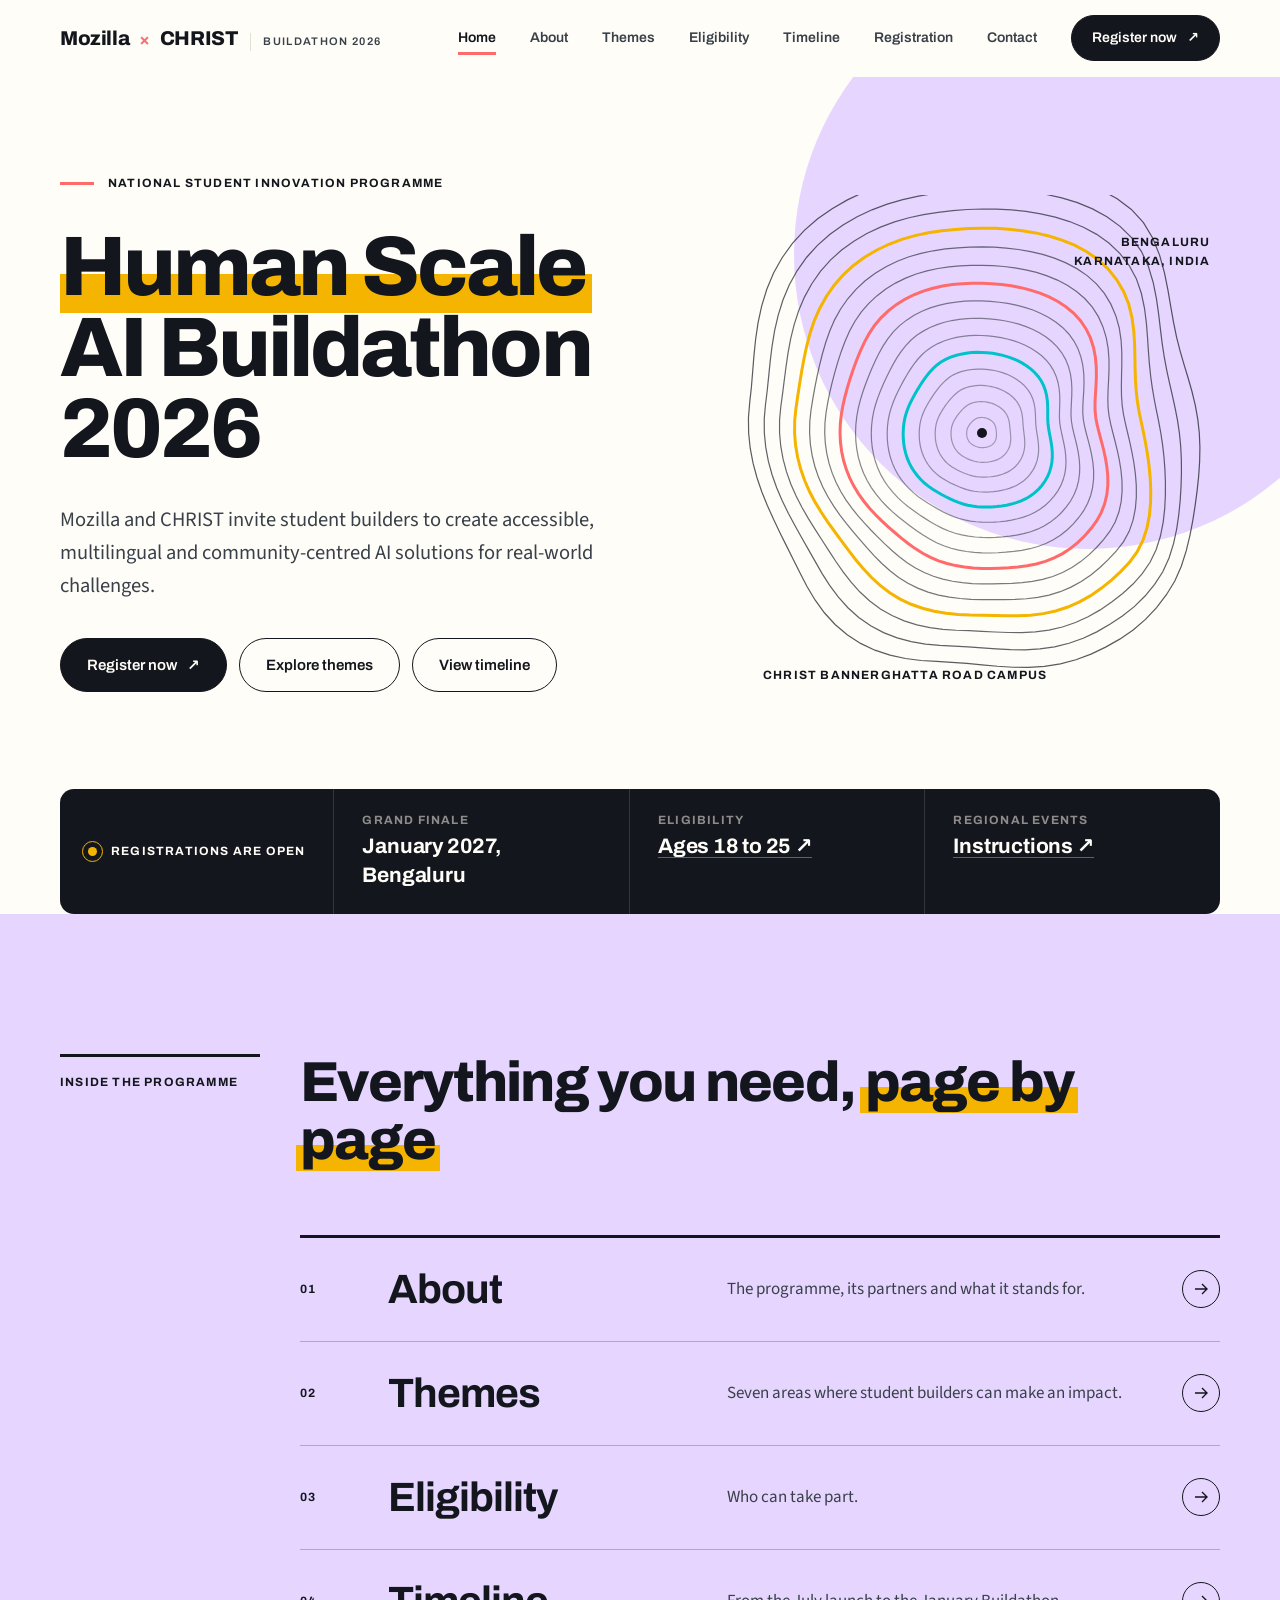
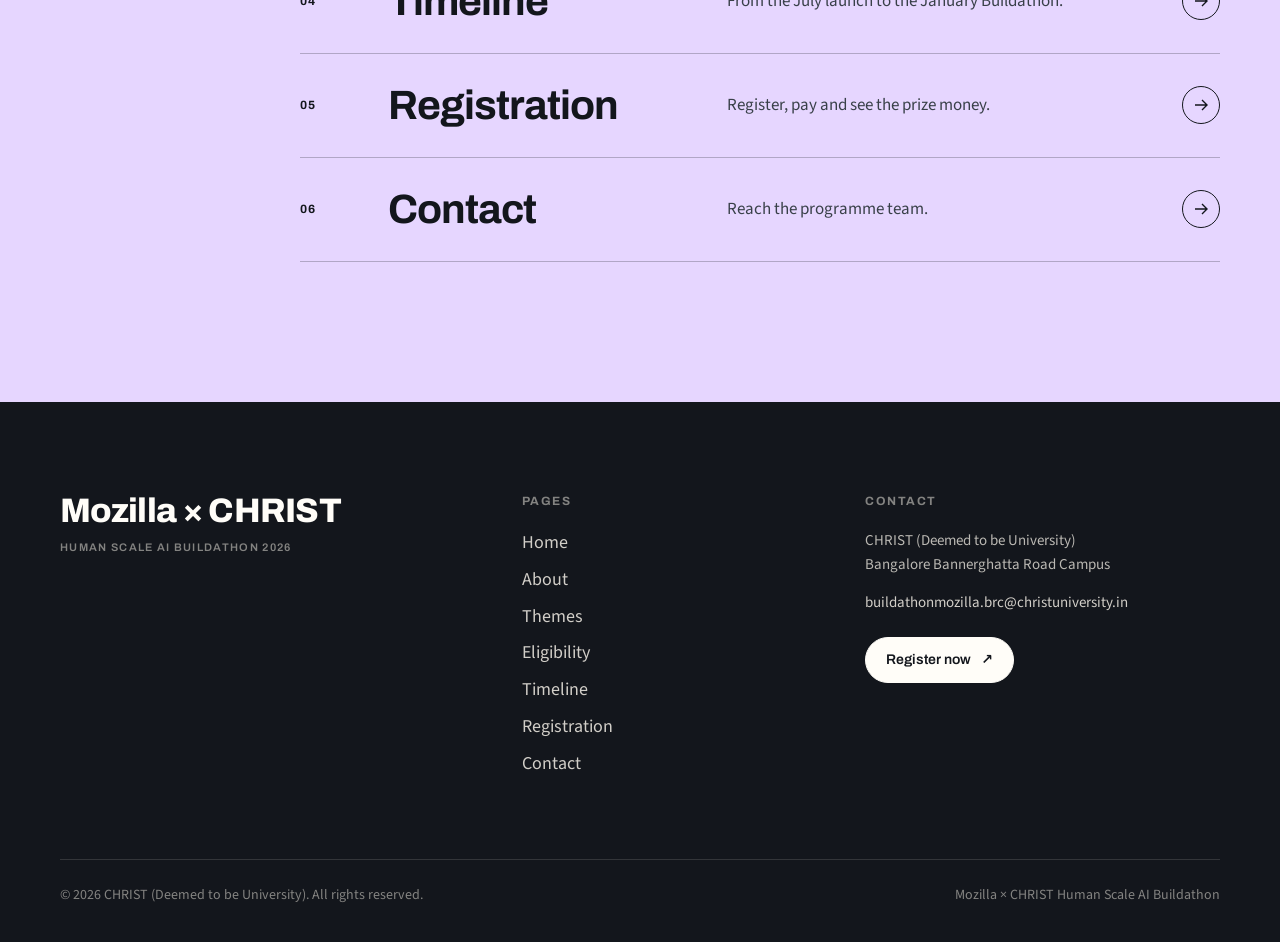
<file: index.html>
<!DOCTYPE html><html lang="en"><head><meta charset="utf-8"><meta name="viewport" content="width=device-width, initial-scale=1"><title>Home | Mozilla CHRIST Human Scale AI Buildathon 2026</title><meta name="description" content="A national student innovation programme building accessible, multilingual and community-centred AI solutions for real-world challenges."><link rel="preconnect" href="https://fonts.googleapis.com"><link rel="preconnect" href="https://fonts.gstatic.com" crossorigin><link href="https://fonts.googleapis.com/css2?family=Archivo:wght@400;500;600;700;800&family=Source+Sans+3:wght@400;500;600&display=swap" rel="stylesheet"><link rel="stylesheet" href="style.css"></head><body class="nojs"><div id="progress"></div><header id="hd"><div class="wrap bar"><a href="index.html" class="brand" aria-label="Mozilla CHRIST Human Scale AI Buildathon 2026">Mozilla <i>&times;</i> CHRIST<small>Buildathon 2026</small></a><button class="menu" id="menu" aria-expanded="false" aria-controls="nav">Menu</button><nav id="nav"><a class="l on" href="index.html">Home</a><a class="l" href="about.html">About</a><a class="l" href="themes.html">Themes</a><a class="l" href="eligibility.html">Eligibility</a><a class="l" href="timeline.html">Timeline</a><a class="l" href="registration.html">Registration</a><a class="l" href="contact.html">Contact</a><a class="btn sm" href="registration.html" data-register>Register now <span class="ar">&#8599;</span></a></nav></div></header><main><section class="hero" id="home">
  <div class="wrap">
    <div class="hero-grid">
      <div>
        <div class="eyebrow mono">National Student Innovation Programme</div>
        <h1><span class="line"><span><em>Human Scale</em></span></span><span class="line"><span>AI Buildathon</span></span><span class="line"><span>2026</span></span></h1>
        <p class="lede" data-reveal style="--d:.5s">Mozilla and CHRIST invite student builders to create accessible, multilingual and community-centred AI solutions for real-world challenges.</p>
        <div class="cta" data-reveal style="--d:.65s">
          <a class="btn" href="registration.html" data-register>Register now <span class="ar">&#8599;</span></a>
          <a class="btn ghost" href="themes.html">Explore themes</a>
          <a class="btn ghost" href="timeline.html">View timeline</a>
        </div>
      </div>
      <div class="art" aria-hidden="true">
        <canvas id="contours"></canvas>
        <span class="tag mono t1">CHRIST Bannerghatta Road Campus</span>
        <span class="tag mono t2">Bengaluru<br>Karnataka, India</span>
      </div>
    </div>
    <div class="status" data-reveal style="--d:.8s">
      <div><span class="pulse"></span><span class="mono">Registrations are open</span></div>
      <div><span class="k mono">Grand finale</span><span class="v">January 2027, Bengaluru</span></div>
      <div><span class="k mono">Eligibility</span><a class="v" href="eligibility.html">Ages 18 to 25 &#8599;</a></div>
      <div><span class="k mono">Regional events</span><a class="v" href="timeline.html">Instructions &#8599;</a></div>
    </div>
  </div>
</section><section class="sec" id="home-index"><div class="wrap"><div class="sec-head"><div class="mono n">Inside the programme</div><h2 data-reveal>Everything you need, <em>page by page</em></h2></div><div class="themes"><a class="theme" href="about.html" data-reveal><span class="i">01</span><h3>About</h3><p>The programme, its partners and what it stands for.</p><span class="go"><svg viewBox="0 0 14 14" fill="none" stroke="currentColor" stroke-width="1.4"><path d="M1 7h12M8 2l5 5-5 5"/></svg></span></a><a class="theme" href="themes.html" data-reveal><span class="i">02</span><h3>Themes</h3><p>Seven areas where student builders can make an impact.</p><span class="go"><svg viewBox="0 0 14 14" fill="none" stroke="currentColor" stroke-width="1.4"><path d="M1 7h12M8 2l5 5-5 5"/></svg></span></a><a class="theme" href="eligibility.html" data-reveal><span class="i">03</span><h3>Eligibility</h3><p>Who can take part.</p><span class="go"><svg viewBox="0 0 14 14" fill="none" stroke="currentColor" stroke-width="1.4"><path d="M1 7h12M8 2l5 5-5 5"/></svg></span></a><a class="theme" href="timeline.html" data-reveal><span class="i">04</span><h3>Timeline</h3><p>From the July launch to the January Buildathon.</p><span class="go"><svg viewBox="0 0 14 14" fill="none" stroke="currentColor" stroke-width="1.4"><path d="M1 7h12M8 2l5 5-5 5"/></svg></span></a><a class="theme" href="registration.html" data-reveal><span class="i">05</span><h3>Registration</h3><p>Register, pay and see the prize money.</p><span class="go"><svg viewBox="0 0 14 14" fill="none" stroke="currentColor" stroke-width="1.4"><path d="M1 7h12M8 2l5 5-5 5"/></svg></span></a><a class="theme" href="contact.html" data-reveal><span class="i">06</span><h3>Contact</h3><p>Reach the programme team.</p><span class="go"><svg viewBox="0 0 14 14" fill="none" stroke="currentColor" stroke-width="1.4"><path d="M1 7h12M8 2l5 5-5 5"/></svg></span></a></div></div></section></main><footer><div class="wrap"><div class="foot"><div><div class="brand">Mozilla &times; CHRIST<small>Human Scale AI Buildathon 2026</small></div></div>
<div><h4>Pages</h4><ul><li><a href="index.html">Home</a></li><li><a href="about.html">About</a></li><li><a href="themes.html">Themes</a></li><li><a href="eligibility.html">Eligibility</a></li><li><a href="timeline.html">Timeline</a></li><li><a href="registration.html">Registration</a></li><li><a href="contact.html">Contact</a></li></ul></div>
<div><h4>Contact</h4><p>CHRIST (Deemed to be University)<br>Bangalore Bannerghatta Road Campus</p><p><a href="mailto:buildathonmozilla.brc@christuniversity.in">buildathonmozilla.brc@christuniversity.in</a></p>
<a class="btn sm" href="registration.html" data-register style="margin-top:8px;background:var(--paper);color:var(--ink);border-color:var(--paper)">Register now <span class="ar">&#8599;</span></a></div></div>
<div class="legal"><span>&copy; 2026 CHRIST (Deemed to be University). All rights reserved.</span><span>Mozilla &times; CHRIST Human Scale AI Buildathon</span></div></div></footer>
<button id="top" aria-label="Back to top"><svg width="14" height="14" viewBox="0 0 14 14" fill="none" stroke="currentColor" stroke-width="1.4"><path d="M7 13V1M2 6l5-5 5 5"/></svg></button><script src="app.js"></script></body></html>
</file>
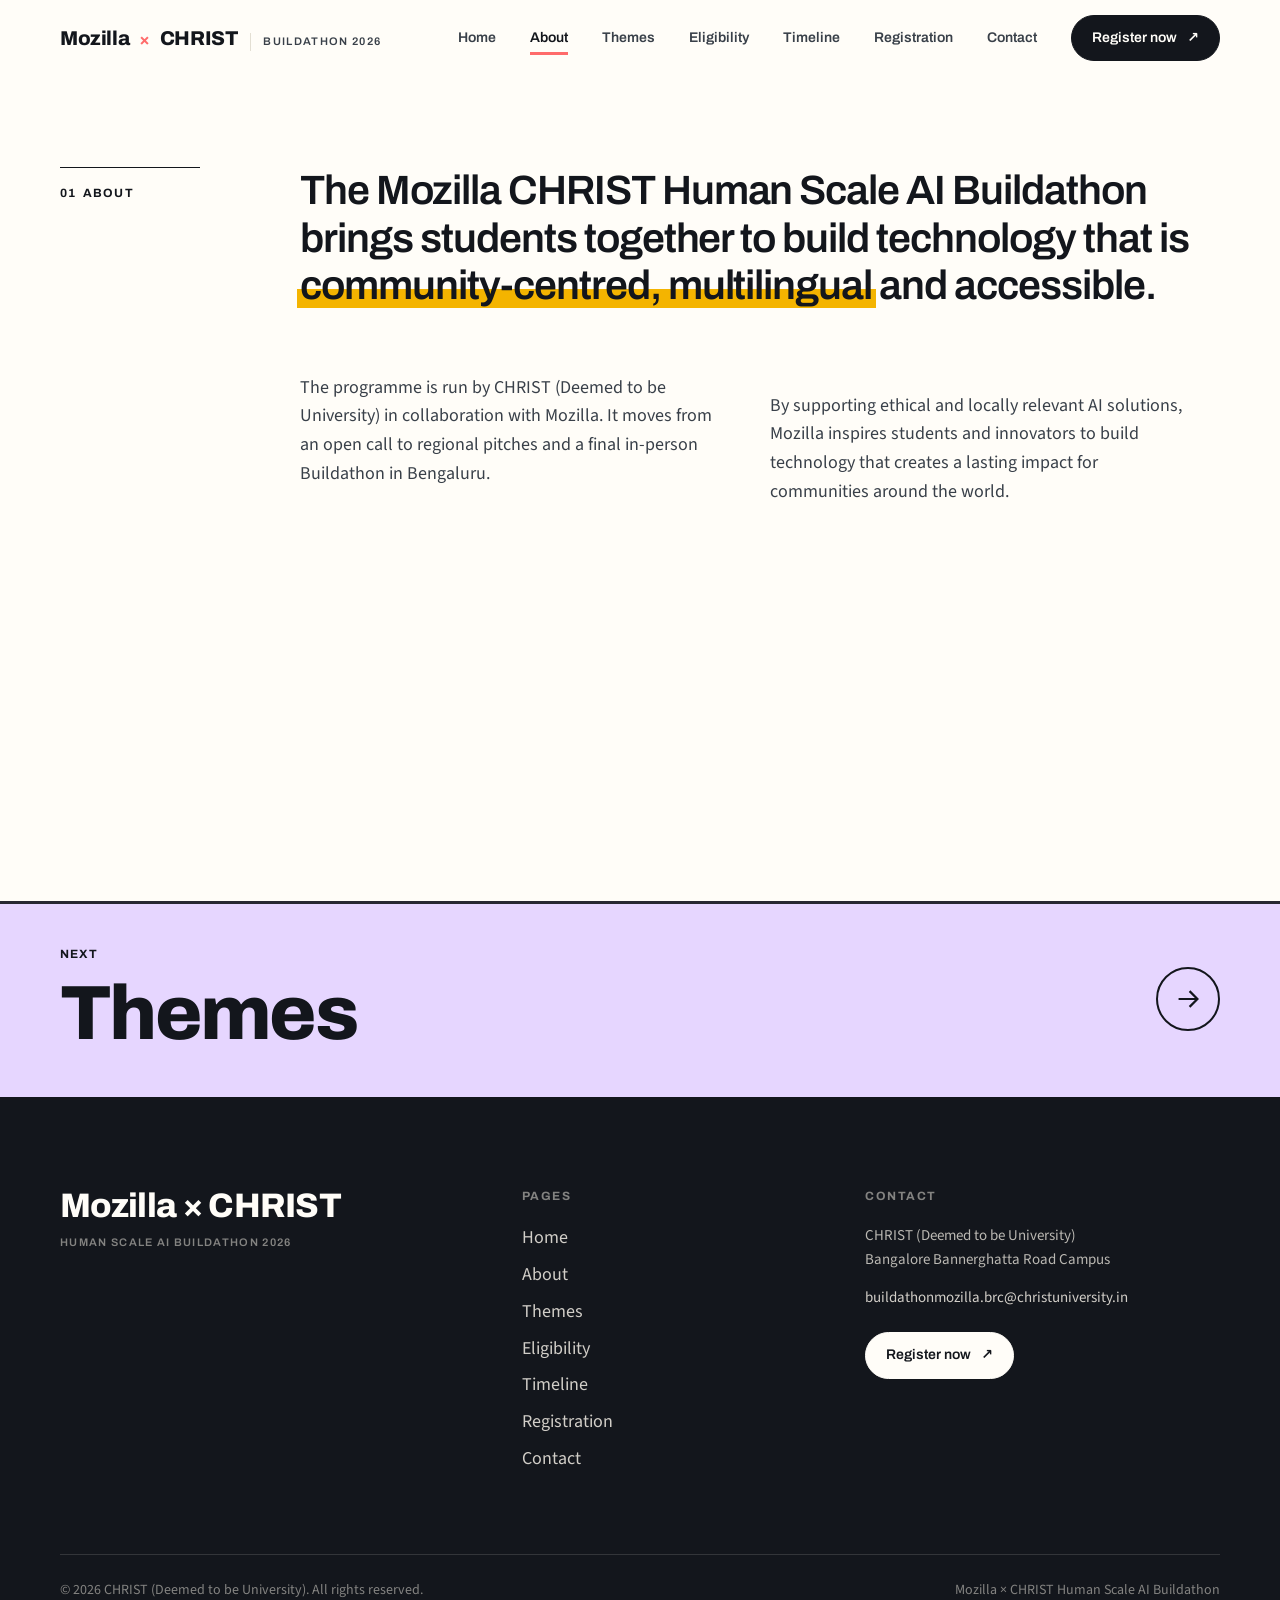
<file: about.html>
<!DOCTYPE html><html lang="en"><head><meta charset="utf-8"><meta name="viewport" content="width=device-width, initial-scale=1"><title>About | Mozilla CHRIST Human Scale AI Buildathon 2026</title><meta name="description" content="A national student innovation programme building accessible, multilingual and community-centred AI solutions for real-world challenges."><link rel="preconnect" href="https://fonts.googleapis.com"><link rel="preconnect" href="https://fonts.gstatic.com" crossorigin><link href="https://fonts.googleapis.com/css2?family=Archivo:wght@400;500;600;700;800&family=Source+Sans+3:wght@400;500;600&display=swap" rel="stylesheet"><link rel="stylesheet" href="style.css"></head><body class="nojs"><div id="progress"></div><header id="hd"><div class="wrap bar"><a href="index.html" class="brand" aria-label="Mozilla CHRIST Human Scale AI Buildathon 2026">Mozilla <i>&times;</i> CHRIST<small>Buildathon 2026</small></a><button class="menu" id="menu" aria-expanded="false" aria-controls="nav">Menu</button><nav id="nav"><a class="l" href="index.html">Home</a><a class="l on" href="about.html">About</a><a class="l" href="themes.html">Themes</a><a class="l" href="eligibility.html">Eligibility</a><a class="l" href="timeline.html">Timeline</a><a class="l" href="registration.html">Registration</a><a class="l" href="contact.html">Contact</a><a class="btn sm" href="registration.html" data-register>Register now <span class="ar">&#8599;</span></a></nav></div></header><main><section class="sec page" id="about">
  <div class="wrap about-grid">
    <div class="mono" style="color:var(--accent-ink);padding-top:16px;border-top:1px solid var(--ink);max-width:140px;height:fit-content">01 &nbsp;About</div>
    <div>
      <p class="statement" id="statement">The Mozilla CHRIST Human Scale AI Buildathon brings students together to build technology that is <em>community-centred, multilingual</em> and accessible.</p>
      <div class="about-cols" data-reveal>
        <p>The programme is run by CHRIST (Deemed to be University) in collaboration with Mozilla. It moves from an open call to regional pitches and a final in-person Buildathon in Bengaluru.</p>
        <p>By supporting ethical and locally relevant AI solutions, Mozilla inspires students and innovators to build technology that creates a lasting impact for communities around the world.</p>
      </div>
    </div>
  </div>
</section><a class="next c-lilac" href="themes.html"><div class="wrap"><div><span class="mono">Next</span><span class="t">Themes</span></div><span class="go"><svg width="22" height="22" viewBox="0 0 14 14" fill="none" stroke="currentColor" stroke-width="1.4"><path d="M1 7h12M8 2l5 5-5 5"/></svg></span></div></a></main><footer><div class="wrap"><div class="foot"><div><div class="brand">Mozilla &times; CHRIST<small>Human Scale AI Buildathon 2026</small></div></div>
<div><h4>Pages</h4><ul><li><a href="index.html">Home</a></li><li><a href="about.html">About</a></li><li><a href="themes.html">Themes</a></li><li><a href="eligibility.html">Eligibility</a></li><li><a href="timeline.html">Timeline</a></li><li><a href="registration.html">Registration</a></li><li><a href="contact.html">Contact</a></li></ul></div>
<div><h4>Contact</h4><p>CHRIST (Deemed to be University)<br>Bangalore Bannerghatta Road Campus</p><p><a href="mailto:buildathonmozilla.brc@christuniversity.in">buildathonmozilla.brc@christuniversity.in</a></p>
<a class="btn sm" href="registration.html" data-register style="margin-top:8px;background:var(--paper);color:var(--ink);border-color:var(--paper)">Register now <span class="ar">&#8599;</span></a></div></div>
<div class="legal"><span>&copy; 2026 CHRIST (Deemed to be University). All rights reserved.</span><span>Mozilla &times; CHRIST Human Scale AI Buildathon</span></div></div></footer>
<button id="top" aria-label="Back to top"><svg width="14" height="14" viewBox="0 0 14 14" fill="none" stroke="currentColor" stroke-width="1.4"><path d="M7 13V1M2 6l5-5 5 5"/></svg></button><script src="app.js"></script></body></html>
</file>
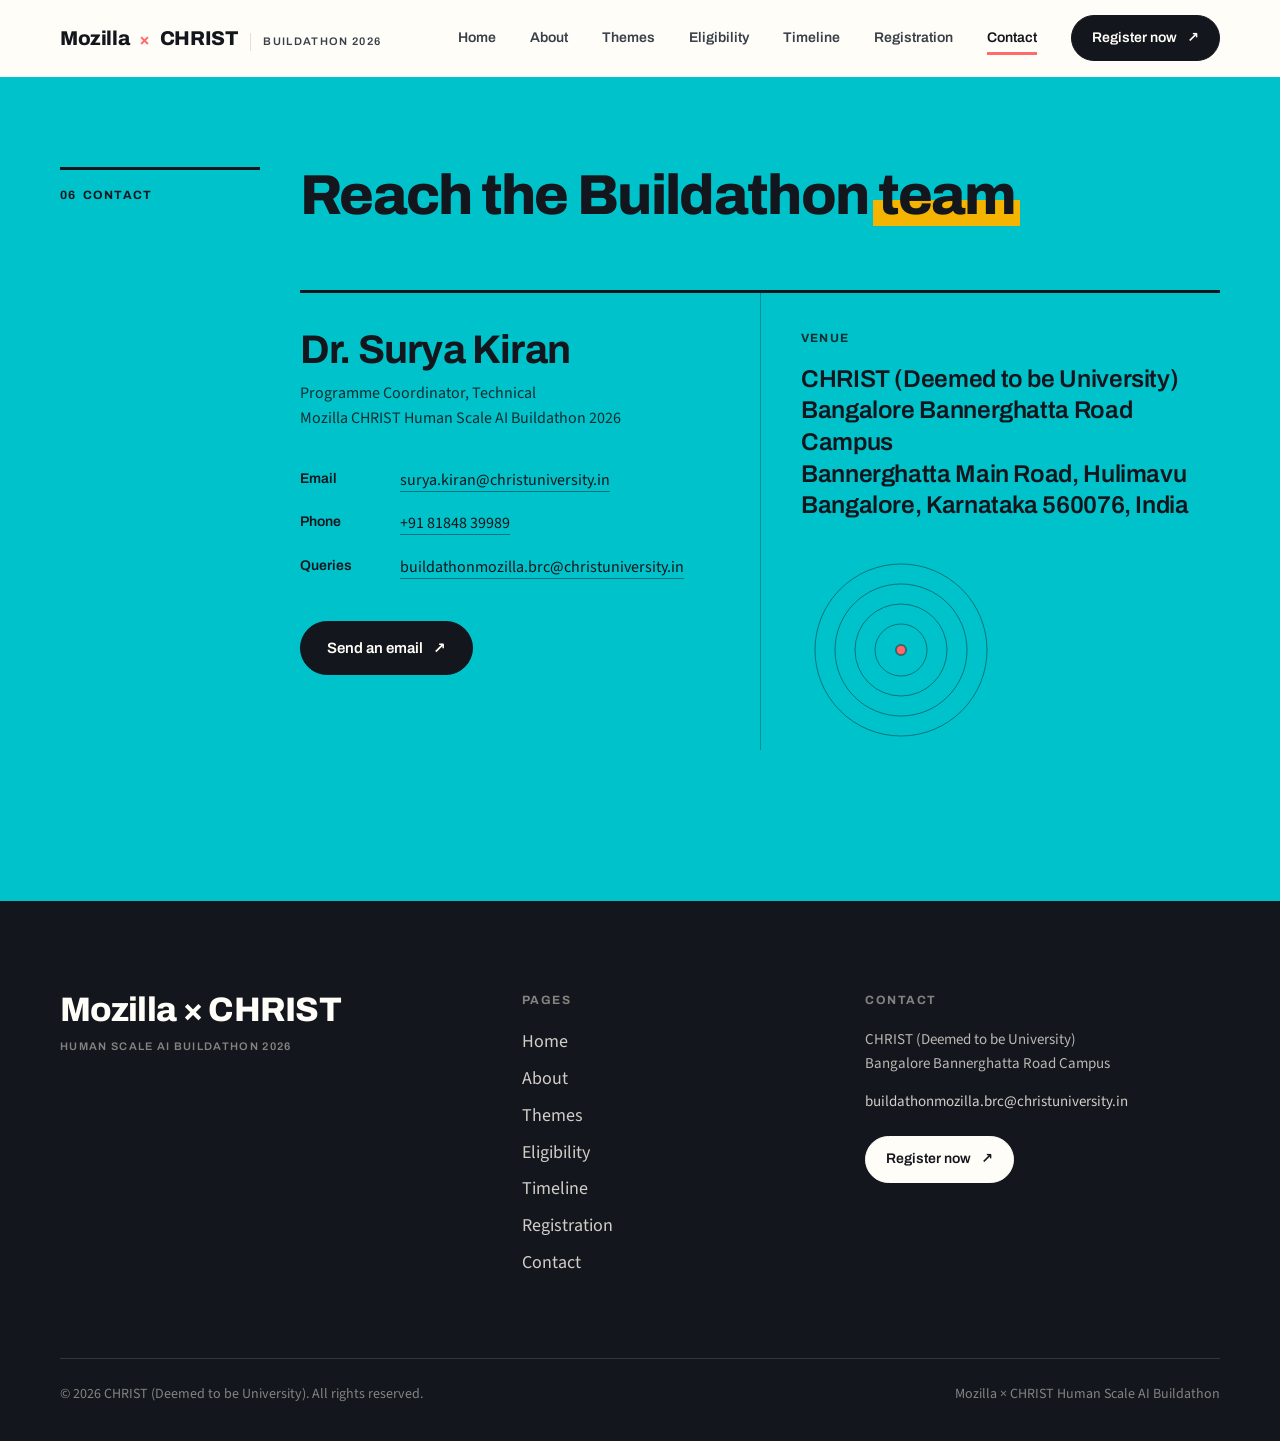
<file: contact.html>
<!DOCTYPE html><html lang="en"><head><meta charset="utf-8"><meta name="viewport" content="width=device-width, initial-scale=1"><title>Contact | Mozilla CHRIST Human Scale AI Buildathon 2026</title><meta name="description" content="A national student innovation programme building accessible, multilingual and community-centred AI solutions for real-world challenges."><link rel="preconnect" href="https://fonts.googleapis.com"><link rel="preconnect" href="https://fonts.gstatic.com" crossorigin><link href="https://fonts.googleapis.com/css2?family=Archivo:wght@400;500;600;700;800&family=Source+Sans+3:wght@400;500;600&display=swap" rel="stylesheet"><link rel="stylesheet" href="style.css"></head><body class="nojs"><div id="progress"></div><header id="hd"><div class="wrap bar"><a href="index.html" class="brand" aria-label="Mozilla CHRIST Human Scale AI Buildathon 2026">Mozilla <i>&times;</i> CHRIST<small>Buildathon 2026</small></a><button class="menu" id="menu" aria-expanded="false" aria-controls="nav">Menu</button><nav id="nav"><a class="l" href="index.html">Home</a><a class="l" href="about.html">About</a><a class="l" href="themes.html">Themes</a><a class="l" href="eligibility.html">Eligibility</a><a class="l" href="timeline.html">Timeline</a><a class="l" href="registration.html">Registration</a><a class="l on" href="contact.html">Contact</a><a class="btn sm" href="registration.html" data-register>Register now <span class="ar">&#8599;</span></a></nav></div></header><main><section class="sec page" id="contact">
  <div class="wrap">
    <div class="sec-head">
      <div class="mono n">06 &nbsp;Contact</div>
      <h2 data-reveal>Reach the Buildathon <em>team</em></h2>
    </div>
    <div class="contact">
      <div class="person" data-reveal>
        <h3>Dr. Surya Kiran</h3>
        <p class="role">Programme Coordinator, Technical<br>Mozilla CHRIST Human Scale AI Buildathon 2026</p>
        <dl>
          <dt>Email</dt><dd><a href="mailto:surya.kiran@christuniversity.in">surya.kiran@christuniversity.in</a></dd>
          <dt>Phone</dt><dd><a href="tel:+918184839989">+91 81848 39989</a></dd>
          <dt>Queries</dt><dd><a href="mailto:buildathonmozilla.brc@christuniversity.in">buildathonmozilla.brc@christuniversity.in</a></dd>
        </dl>
        <a class="btn" href="mailto:surya.kiran@christuniversity.in">Send an email <span class="ar">&#8599;</span></a>
      </div>
      <div class="place" data-reveal style="--d:.12s">
        <div class="k mono">Venue</div>
        <address>CHRIST (Deemed to be University)<br>Bangalore Bannerghatta Road Campus<br>Bannerghatta Main Road, Hulimavu<br>Bangalore, Karnataka 560076, India</address>
        <svg class="rings" viewBox="0 0 200 200" aria-hidden="true"><circle class="r" cx="100" cy="100" r="86"/><circle class="r" cx="100" cy="100" r="66"/><circle class="r" cx="100" cy="100" r="46"/><circle class="r" cx="100" cy="100" r="26"/><circle class="pin" cx="100" cy="100" r="5"/></svg>
      </div>
    </div>
  </div>
</section></main><footer><div class="wrap"><div class="foot"><div><div class="brand">Mozilla &times; CHRIST<small>Human Scale AI Buildathon 2026</small></div></div>
<div><h4>Pages</h4><ul><li><a href="index.html">Home</a></li><li><a href="about.html">About</a></li><li><a href="themes.html">Themes</a></li><li><a href="eligibility.html">Eligibility</a></li><li><a href="timeline.html">Timeline</a></li><li><a href="registration.html">Registration</a></li><li><a href="contact.html">Contact</a></li></ul></div>
<div><h4>Contact</h4><p>CHRIST (Deemed to be University)<br>Bangalore Bannerghatta Road Campus</p><p><a href="mailto:buildathonmozilla.brc@christuniversity.in">buildathonmozilla.brc@christuniversity.in</a></p>
<a class="btn sm" href="registration.html" data-register style="margin-top:8px;background:var(--paper);color:var(--ink);border-color:var(--paper)">Register now <span class="ar">&#8599;</span></a></div></div>
<div class="legal"><span>&copy; 2026 CHRIST (Deemed to be University). All rights reserved.</span><span>Mozilla &times; CHRIST Human Scale AI Buildathon</span></div></div></footer>
<button id="top" aria-label="Back to top"><svg width="14" height="14" viewBox="0 0 14 14" fill="none" stroke="currentColor" stroke-width="1.4"><path d="M7 13V1M2 6l5-5 5 5"/></svg></button><script src="app.js"></script></body></html>
</file>
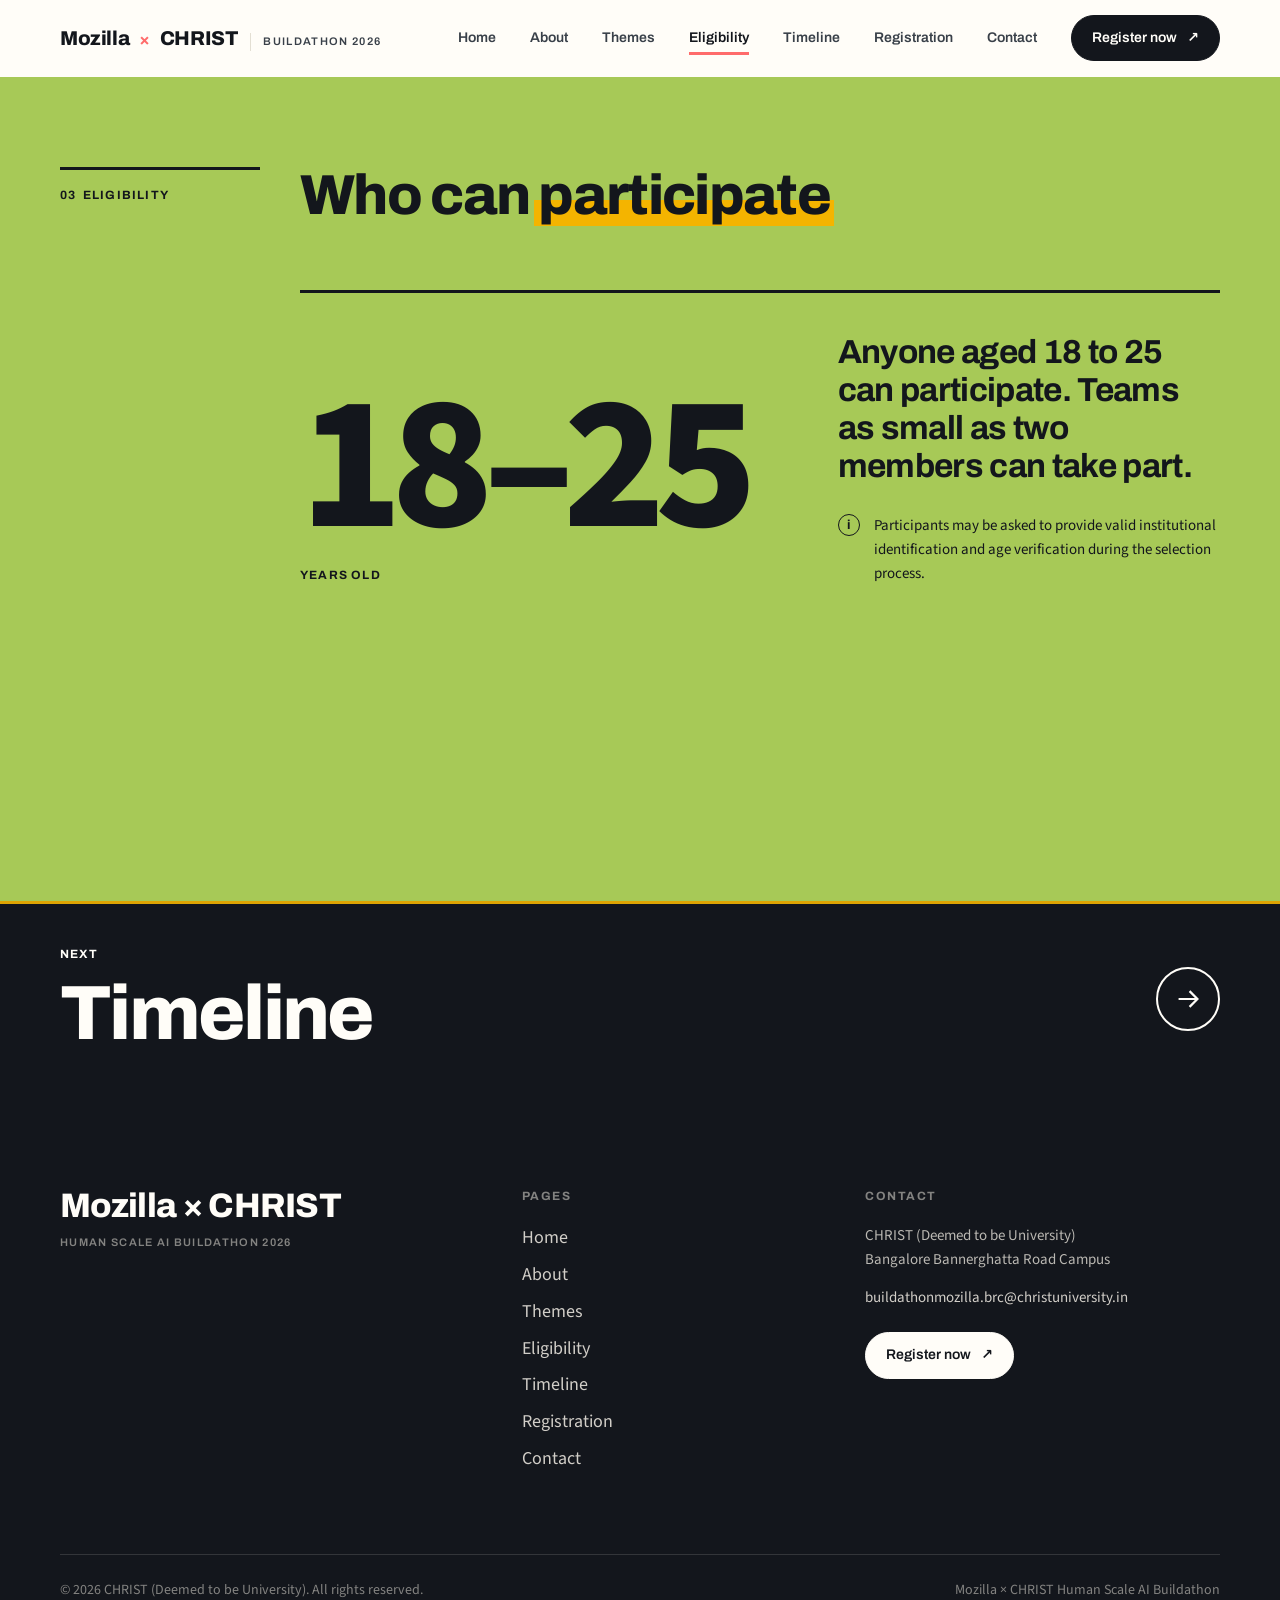
<file: eligibility.html>
<!DOCTYPE html><html lang="en"><head><meta charset="utf-8"><meta name="viewport" content="width=device-width, initial-scale=1"><title>Eligibility | Mozilla CHRIST Human Scale AI Buildathon 2026</title><meta name="description" content="A national student innovation programme building accessible, multilingual and community-centred AI solutions for real-world challenges."><link rel="preconnect" href="https://fonts.googleapis.com"><link rel="preconnect" href="https://fonts.gstatic.com" crossorigin><link href="https://fonts.googleapis.com/css2?family=Archivo:wght@400;500;600;700;800&family=Source+Sans+3:wght@400;500;600&display=swap" rel="stylesheet"><link rel="stylesheet" href="style.css"></head><body class="nojs"><div id="progress"></div><header id="hd"><div class="wrap bar"><a href="index.html" class="brand" aria-label="Mozilla CHRIST Human Scale AI Buildathon 2026">Mozilla <i>&times;</i> CHRIST<small>Buildathon 2026</small></a><button class="menu" id="menu" aria-expanded="false" aria-controls="nav">Menu</button><nav id="nav"><a class="l" href="index.html">Home</a><a class="l" href="about.html">About</a><a class="l" href="themes.html">Themes</a><a class="l on" href="eligibility.html">Eligibility</a><a class="l" href="timeline.html">Timeline</a><a class="l" href="registration.html">Registration</a><a class="l" href="contact.html">Contact</a><a class="btn sm" href="registration.html" data-register>Register now <span class="ar">&#8599;</span></a></nav></div></header><main><section class="sec page" id="eligibility"><div class="wrap"><div class="sec-head"><div class="mono n">03 &nbsp;Eligibility</div><h2 data-reveal>Who can <em>participate</em></h2></div>
<div class="age-grid"><div class="age" data-reveal><div class="big"><span data-count="18">18</span>&ndash;<span data-count="25">25</span></div><span class="mono">Years old</span></div>
<div class="age-copy" data-reveal style="--d:.15s"><p class="lead">Anyone aged 18 to 25 can participate. Teams as small as two members can take part.</p>
<p class="note"><b>i</b>Participants may be asked to provide valid institutional identification and age verification during the selection process.</p></div></div></div></section><a class="next c-ink" href="timeline.html"><div class="wrap"><div><span class="mono">Next</span><span class="t">Timeline</span></div><span class="go"><svg width="22" height="22" viewBox="0 0 14 14" fill="none" stroke="currentColor" stroke-width="1.4"><path d="M1 7h12M8 2l5 5-5 5"/></svg></span></div></a></main><footer><div class="wrap"><div class="foot"><div><div class="brand">Mozilla &times; CHRIST<small>Human Scale AI Buildathon 2026</small></div></div>
<div><h4>Pages</h4><ul><li><a href="index.html">Home</a></li><li><a href="about.html">About</a></li><li><a href="themes.html">Themes</a></li><li><a href="eligibility.html">Eligibility</a></li><li><a href="timeline.html">Timeline</a></li><li><a href="registration.html">Registration</a></li><li><a href="contact.html">Contact</a></li></ul></div>
<div><h4>Contact</h4><p>CHRIST (Deemed to be University)<br>Bangalore Bannerghatta Road Campus</p><p><a href="mailto:buildathonmozilla.brc@christuniversity.in">buildathonmozilla.brc@christuniversity.in</a></p>
<a class="btn sm" href="registration.html" data-register style="margin-top:8px;background:var(--paper);color:var(--ink);border-color:var(--paper)">Register now <span class="ar">&#8599;</span></a></div></div>
<div class="legal"><span>&copy; 2026 CHRIST (Deemed to be University). All rights reserved.</span><span>Mozilla &times; CHRIST Human Scale AI Buildathon</span></div></div></footer>
<button id="top" aria-label="Back to top"><svg width="14" height="14" viewBox="0 0 14 14" fill="none" stroke="currentColor" stroke-width="1.4"><path d="M7 13V1M2 6l5-5 5 5"/></svg></button><script src="app.js"></script></body></html>
</file>
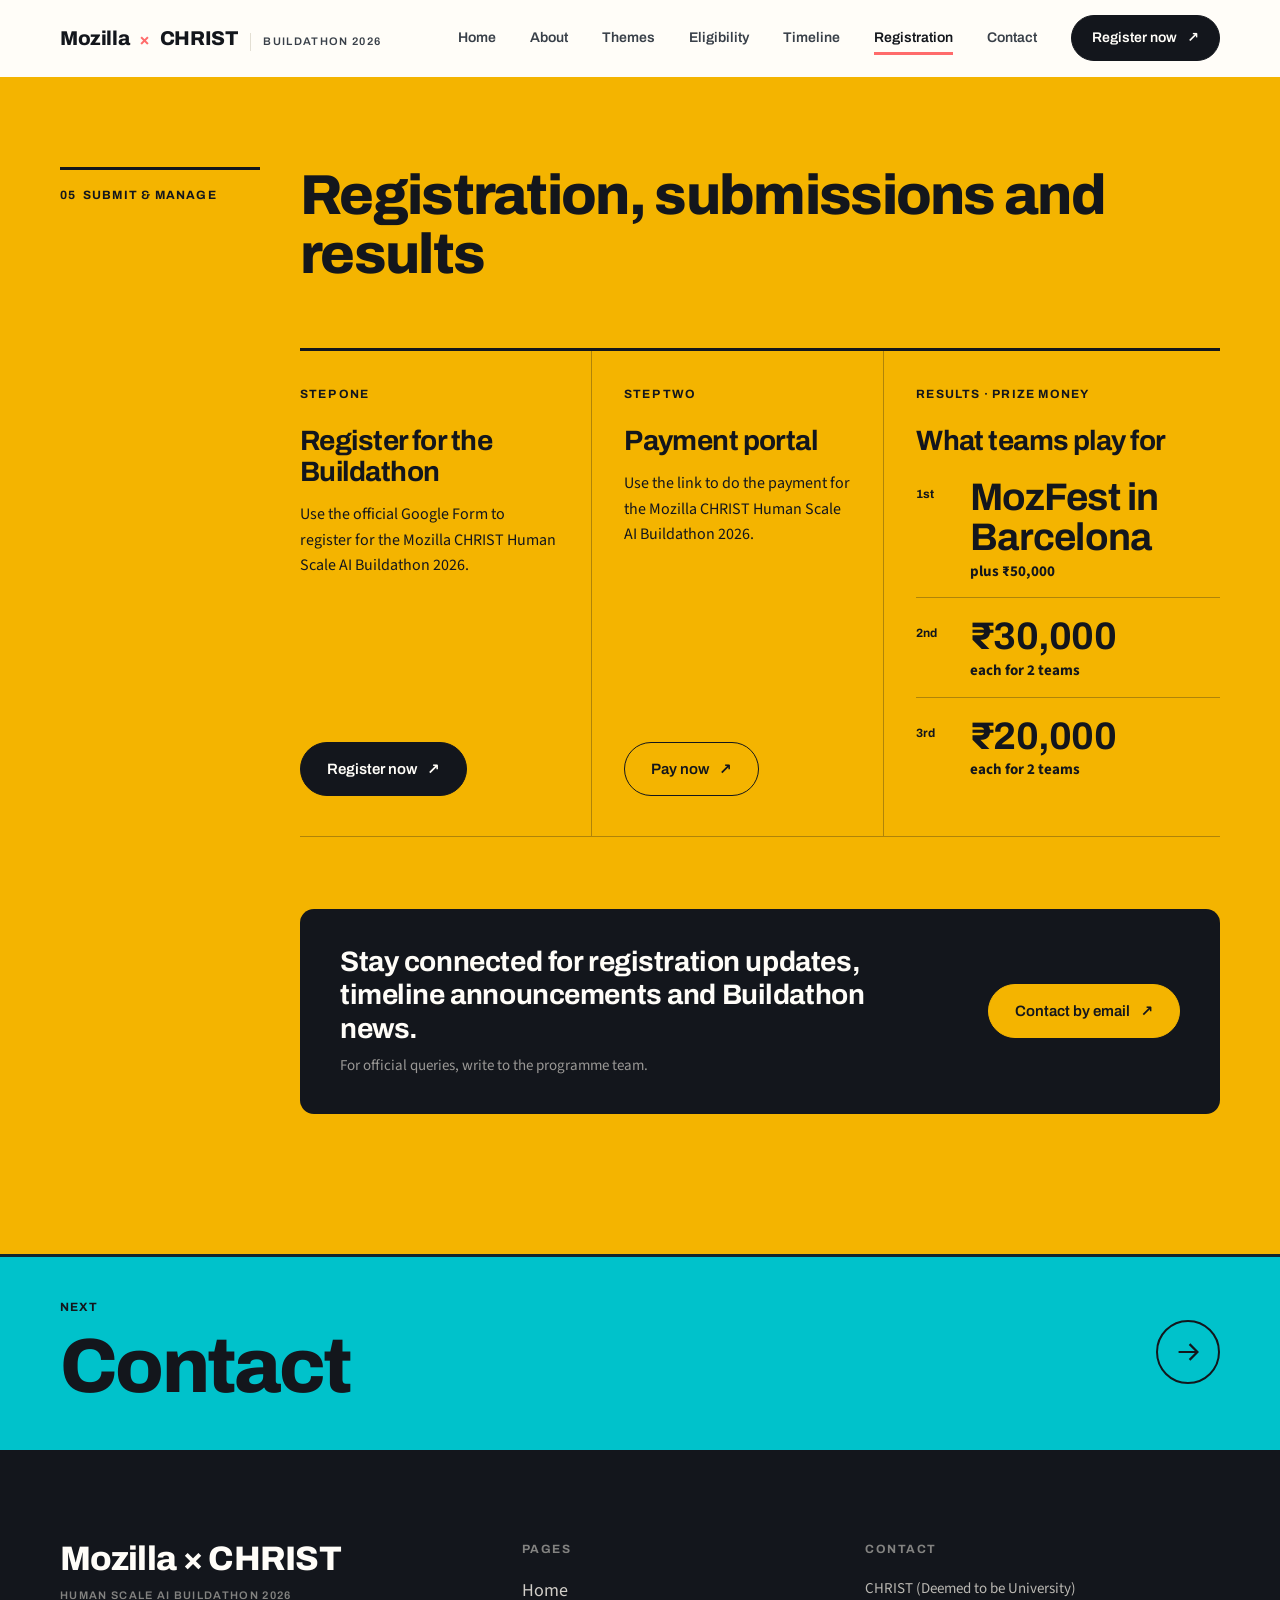
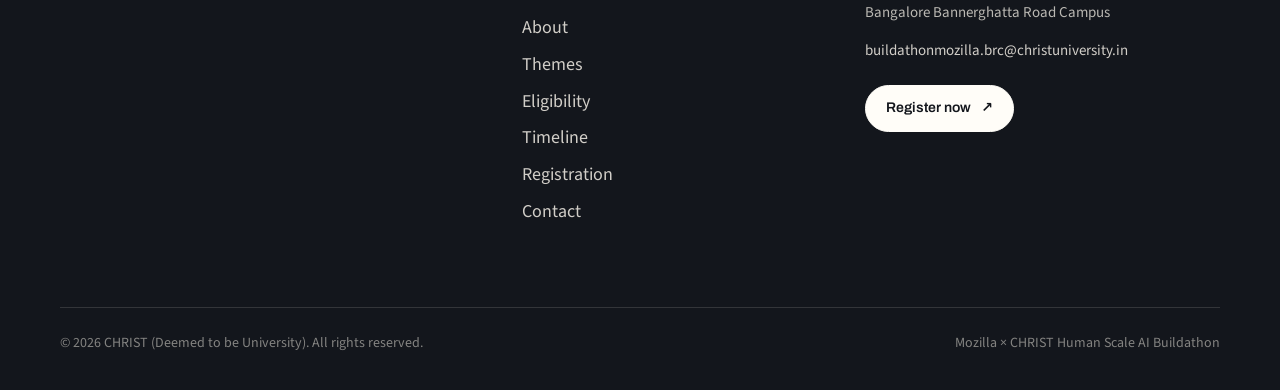
<file: registration.html>
<!DOCTYPE html><html lang="en"><head><meta charset="utf-8"><meta name="viewport" content="width=device-width, initial-scale=1"><title>Registration | Mozilla CHRIST Human Scale AI Buildathon 2026</title><meta name="description" content="A national student innovation programme building accessible, multilingual and community-centred AI solutions for real-world challenges."><link rel="preconnect" href="https://fonts.googleapis.com"><link rel="preconnect" href="https://fonts.gstatic.com" crossorigin><link href="https://fonts.googleapis.com/css2?family=Archivo:wght@400;500;600;700;800&family=Source+Sans+3:wght@400;500;600&display=swap" rel="stylesheet"><link rel="stylesheet" href="style.css"></head><body class="nojs"><div id="progress"></div><header id="hd"><div class="wrap bar"><a href="index.html" class="brand" aria-label="Mozilla CHRIST Human Scale AI Buildathon 2026">Mozilla <i>&times;</i> CHRIST<small>Buildathon 2026</small></a><button class="menu" id="menu" aria-expanded="false" aria-controls="nav">Menu</button><nav id="nav"><a class="l" href="index.html">Home</a><a class="l" href="about.html">About</a><a class="l" href="themes.html">Themes</a><a class="l" href="eligibility.html">Eligibility</a><a class="l" href="timeline.html">Timeline</a><a class="l on" href="registration.html">Registration</a><a class="l" href="contact.html">Contact</a><a class="btn sm" href="registration.html" data-register>Register now <span class="ar">&#8599;</span></a></nav></div></header><main><section class="sec page" id="registration">
  <div class="wrap">
    <div class="sec-head">
      <div class="mono n">05 &nbsp;Submit &amp; manage</div>
      <h2 data-reveal>Registration, submissions and <em>results</em></h2>
    </div>
    <div class="reg">
      <div class="col" data-reveal>
        <span class="k mono">Step one</span>
        <h3>Register for the Buildathon</h3>
        <p>Use the official Google Form to register for the Mozilla CHRIST Human Scale AI Buildathon 2026.</p>
        <a class="btn" href="#" data-register>Register now <span class="ar">&#8599;</span></a>
      </div>
      <div class="col" data-reveal style="--d:.1s">
        <span class="k mono">Step two</span>
        <h3>Payment portal</h3>
        <p>Use the link to do the payment for the Mozilla CHRIST Human Scale AI Buildathon 2026.</p>
        <a class="btn ghost" href="#" data-pay>Pay now <span class="ar">&#8599;</span></a>
      </div>
      <div class="col" data-reveal style="--d:.2s">
        <span class="k mono">Results &middot; Prize money</span>
        <h3>What teams play for</h3>
        <ul class="prizes">
          <li><span class="r">1st</span><span class="a">MozFest in Barcelona<small>plus &#8377;50,000</small></span></li>
          <li><span class="r">2nd</span><span class="a">&#8377;30,000<small>each for 2 teams</small></span></li>
          <li><span class="r">3rd</span><span class="a">&#8377;20,000<small>each for 2 teams</small></span></li>
        </ul>
      </div>
    </div>
    <div class="cta-band" data-reveal>
      <div>
        <h3>Stay connected for registration updates, timeline announcements and Buildathon news.</h3>
        <p>For official queries, write to the programme team.</p>
      </div>
      <a class="btn" href="mailto:buildathonmozilla.brc@christuniversity.in">Contact by email <span class="ar">&#8599;</span></a>
    </div>
  </div>
</section><a class="next c-teal" href="contact.html"><div class="wrap"><div><span class="mono">Next</span><span class="t">Contact</span></div><span class="go"><svg width="22" height="22" viewBox="0 0 14 14" fill="none" stroke="currentColor" stroke-width="1.4"><path d="M1 7h12M8 2l5 5-5 5"/></svg></span></div></a></main><footer><div class="wrap"><div class="foot"><div><div class="brand">Mozilla &times; CHRIST<small>Human Scale AI Buildathon 2026</small></div></div>
<div><h4>Pages</h4><ul><li><a href="index.html">Home</a></li><li><a href="about.html">About</a></li><li><a href="themes.html">Themes</a></li><li><a href="eligibility.html">Eligibility</a></li><li><a href="timeline.html">Timeline</a></li><li><a href="registration.html">Registration</a></li><li><a href="contact.html">Contact</a></li></ul></div>
<div><h4>Contact</h4><p>CHRIST (Deemed to be University)<br>Bangalore Bannerghatta Road Campus</p><p><a href="mailto:buildathonmozilla.brc@christuniversity.in">buildathonmozilla.brc@christuniversity.in</a></p>
<a class="btn sm" href="registration.html" data-register style="margin-top:8px;background:var(--paper);color:var(--ink);border-color:var(--paper)">Register now <span class="ar">&#8599;</span></a></div></div>
<div class="legal"><span>&copy; 2026 CHRIST (Deemed to be University). All rights reserved.</span><span>Mozilla &times; CHRIST Human Scale AI Buildathon</span></div></div></footer>
<button id="top" aria-label="Back to top"><svg width="14" height="14" viewBox="0 0 14 14" fill="none" stroke="currentColor" stroke-width="1.4"><path d="M7 13V1M2 6l5-5 5 5"/></svg></button><script src="app.js"></script></body></html>
</file>
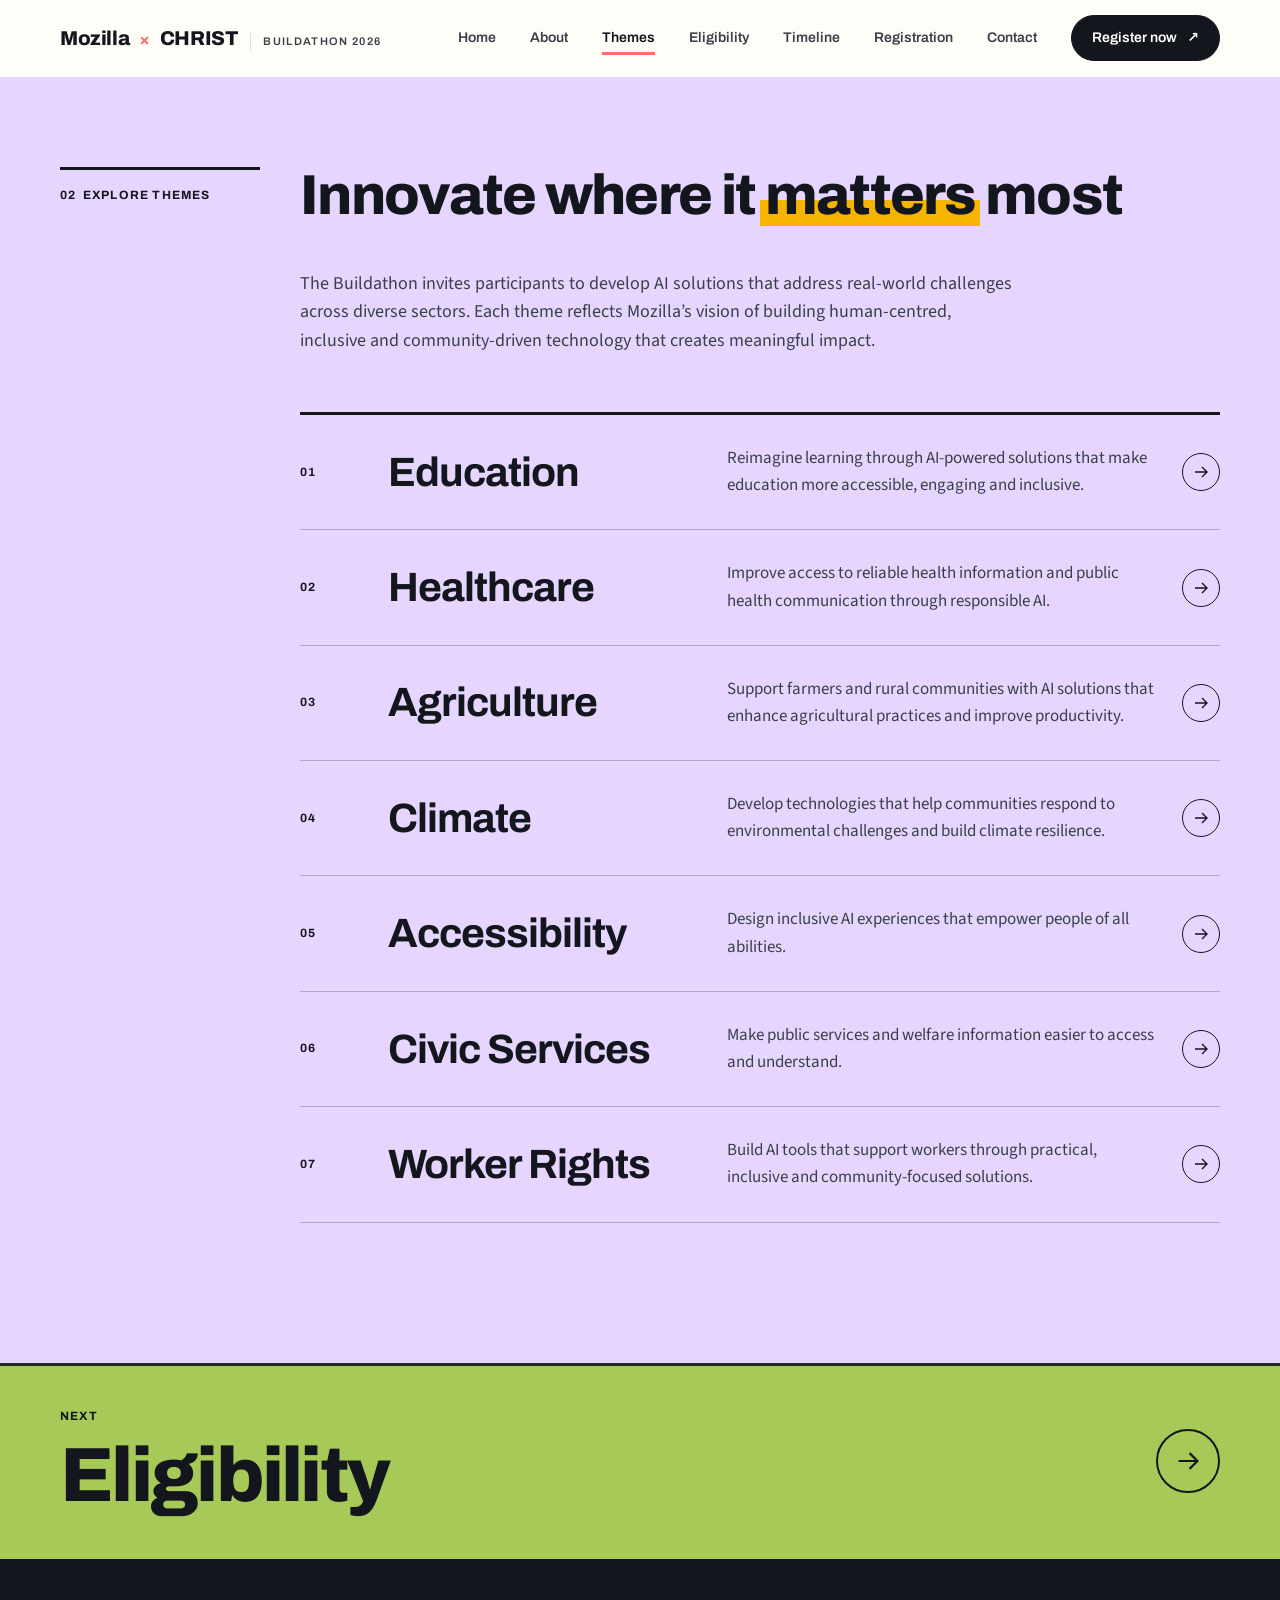
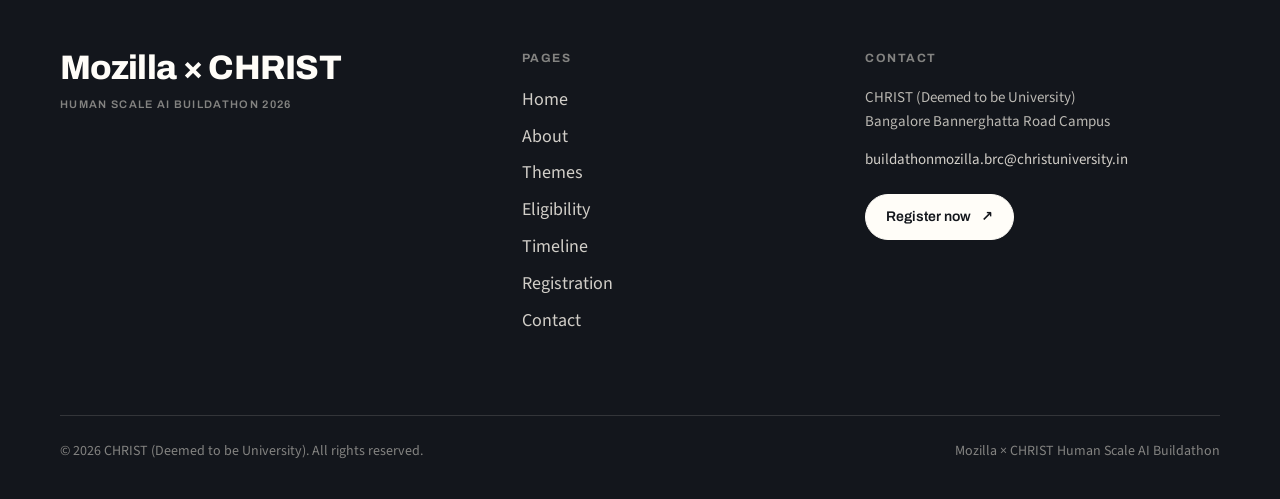
<file: themes.html>
<!DOCTYPE html><html lang="en"><head><meta charset="utf-8"><meta name="viewport" content="width=device-width, initial-scale=1"><title>Themes | Mozilla CHRIST Human Scale AI Buildathon 2026</title><meta name="description" content="A national student innovation programme building accessible, multilingual and community-centred AI solutions for real-world challenges."><link rel="preconnect" href="https://fonts.googleapis.com"><link rel="preconnect" href="https://fonts.gstatic.com" crossorigin><link href="https://fonts.googleapis.com/css2?family=Archivo:wght@400;500;600;700;800&family=Source+Sans+3:wght@400;500;600&display=swap" rel="stylesheet"><link rel="stylesheet" href="style.css"></head><body class="nojs"><div id="progress"></div><header id="hd"><div class="wrap bar"><a href="index.html" class="brand" aria-label="Mozilla CHRIST Human Scale AI Buildathon 2026">Mozilla <i>&times;</i> CHRIST<small>Buildathon 2026</small></a><button class="menu" id="menu" aria-expanded="false" aria-controls="nav">Menu</button><nav id="nav"><a class="l" href="index.html">Home</a><a class="l" href="about.html">About</a><a class="l on" href="themes.html">Themes</a><a class="l" href="eligibility.html">Eligibility</a><a class="l" href="timeline.html">Timeline</a><a class="l" href="registration.html">Registration</a><a class="l" href="contact.html">Contact</a><a class="btn sm" href="registration.html" data-register>Register now <span class="ar">&#8599;</span></a></nav></div></header><main><section class="sec page" id="themes">
  <div class="wrap">
    <div class="sec-head">
      <div class="mono n">02 &nbsp;Explore themes</div>
      <div>
        <h2 data-reveal>Innovate where it <em>matters</em> most</h2>
      </div>
    </div>
    <p data-reveal class="themes-intro">The Buildathon invites participants to develop AI solutions that address real-world challenges across diverse sectors. Each theme reflects Mozilla&rsquo;s vision of building human-centred, inclusive and community-driven technology that creates meaningful impact.</p>
    <div class="themes" id="themeList">
      <a class="theme" href="registration.html" data-reveal><span class="i">01</span><h3>Education</h3><p>Reimagine learning through AI-powered solutions that make education more accessible, engaging and inclusive.</p><span class="go"><svg viewBox="0 0 14 14" fill="none" stroke="currentColor" stroke-width="1.4"><path d="M1 7h12M8 2l5 5-5 5"/></svg></span></a>
      <a class="theme" href="registration.html" data-reveal><span class="i">02</span><h3>Healthcare</h3><p>Improve access to reliable health information and public health communication through responsible AI.</p><span class="go"><svg viewBox="0 0 14 14" fill="none" stroke="currentColor" stroke-width="1.4"><path d="M1 7h12M8 2l5 5-5 5"/></svg></span></a>
      <a class="theme" href="registration.html" data-reveal><span class="i">03</span><h3>Agriculture</h3><p>Support farmers and rural communities with AI solutions that enhance agricultural practices and improve productivity.</p><span class="go"><svg viewBox="0 0 14 14" fill="none" stroke="currentColor" stroke-width="1.4"><path d="M1 7h12M8 2l5 5-5 5"/></svg></span></a>
      <a class="theme" href="registration.html" data-reveal><span class="i">04</span><h3>Climate</h3><p>Develop technologies that help communities respond to environmental challenges and build climate resilience.</p><span class="go"><svg viewBox="0 0 14 14" fill="none" stroke="currentColor" stroke-width="1.4"><path d="M1 7h12M8 2l5 5-5 5"/></svg></span></a>
      <a class="theme" href="registration.html" data-reveal><span class="i">05</span><h3>Accessibility</h3><p>Design inclusive AI experiences that empower people of all abilities.</p><span class="go"><svg viewBox="0 0 14 14" fill="none" stroke="currentColor" stroke-width="1.4"><path d="M1 7h12M8 2l5 5-5 5"/></svg></span></a>
      <a class="theme" href="registration.html" data-reveal><span class="i">06</span><h3>Civic Services</h3><p>Make public services and welfare information easier to access and understand.</p><span class="go"><svg viewBox="0 0 14 14" fill="none" stroke="currentColor" stroke-width="1.4"><path d="M1 7h12M8 2l5 5-5 5"/></svg></span></a>
      <a class="theme" href="registration.html" data-reveal><span class="i">07</span><h3>Worker Rights</h3><p>Build AI tools that support workers through practical, inclusive and community-focused solutions.</p><span class="go"><svg viewBox="0 0 14 14" fill="none" stroke="currentColor" stroke-width="1.4"><path d="M1 7h12M8 2l5 5-5 5"/></svg></span></a>
    </div>
  </div>
</section><a class="next c-sage" href="eligibility.html"><div class="wrap"><div><span class="mono">Next</span><span class="t">Eligibility</span></div><span class="go"><svg width="22" height="22" viewBox="0 0 14 14" fill="none" stroke="currentColor" stroke-width="1.4"><path d="M1 7h12M8 2l5 5-5 5"/></svg></span></div></a></main><footer><div class="wrap"><div class="foot"><div><div class="brand">Mozilla &times; CHRIST<small>Human Scale AI Buildathon 2026</small></div></div>
<div><h4>Pages</h4><ul><li><a href="index.html">Home</a></li><li><a href="about.html">About</a></li><li><a href="themes.html">Themes</a></li><li><a href="eligibility.html">Eligibility</a></li><li><a href="timeline.html">Timeline</a></li><li><a href="registration.html">Registration</a></li><li><a href="contact.html">Contact</a></li></ul></div>
<div><h4>Contact</h4><p>CHRIST (Deemed to be University)<br>Bangalore Bannerghatta Road Campus</p><p><a href="mailto:buildathonmozilla.brc@christuniversity.in">buildathonmozilla.brc@christuniversity.in</a></p>
<a class="btn sm" href="registration.html" data-register style="margin-top:8px;background:var(--paper);color:var(--ink);border-color:var(--paper)">Register now <span class="ar">&#8599;</span></a></div></div>
<div class="legal"><span>&copy; 2026 CHRIST (Deemed to be University). All rights reserved.</span><span>Mozilla &times; CHRIST Human Scale AI Buildathon</span></div></div></footer>
<button id="top" aria-label="Back to top"><svg width="14" height="14" viewBox="0 0 14 14" fill="none" stroke="currentColor" stroke-width="1.4"><path d="M7 13V1M2 6l5-5 5 5"/></svg></button><script src="app.js"></script></body></html>
</file>
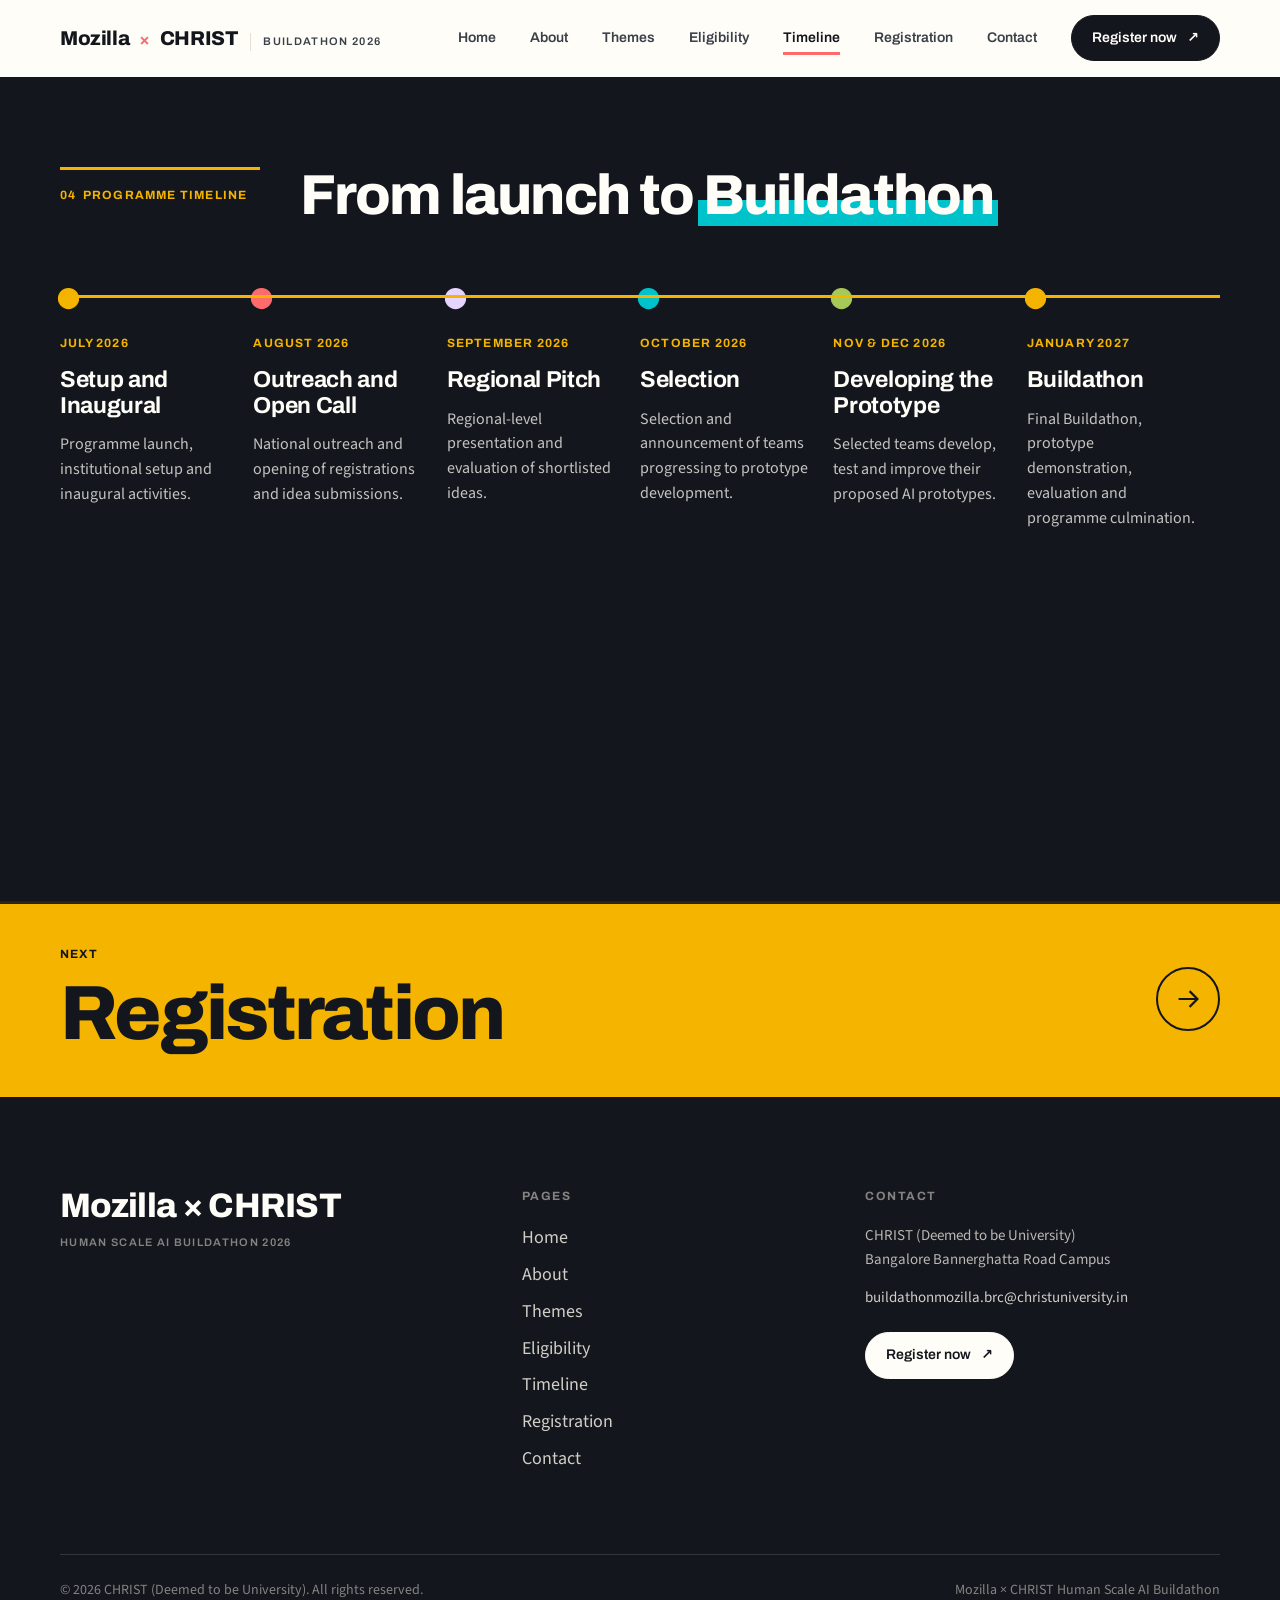
<file: timeline.html>
<!DOCTYPE html><html lang="en"><head><meta charset="utf-8"><meta name="viewport" content="width=device-width, initial-scale=1"><title>Timeline | Mozilla CHRIST Human Scale AI Buildathon 2026</title><meta name="description" content="A national student innovation programme building accessible, multilingual and community-centred AI solutions for real-world challenges."><link rel="preconnect" href="https://fonts.googleapis.com"><link rel="preconnect" href="https://fonts.gstatic.com" crossorigin><link href="https://fonts.googleapis.com/css2?family=Archivo:wght@400;500;600;700;800&family=Source+Sans+3:wght@400;500;600&display=swap" rel="stylesheet"><link rel="stylesheet" href="style.css"></head><body class="nojs"><div id="progress"></div><header id="hd"><div class="wrap bar"><a href="index.html" class="brand" aria-label="Mozilla CHRIST Human Scale AI Buildathon 2026">Mozilla <i>&times;</i> CHRIST<small>Buildathon 2026</small></a><button class="menu" id="menu" aria-expanded="false" aria-controls="nav">Menu</button><nav id="nav"><a class="l" href="index.html">Home</a><a class="l" href="about.html">About</a><a class="l" href="themes.html">Themes</a><a class="l" href="eligibility.html">Eligibility</a><a class="l on" href="timeline.html">Timeline</a><a class="l" href="registration.html">Registration</a><a class="l" href="contact.html">Contact</a><a class="btn sm" href="registration.html" data-register>Register now <span class="ar">&#8599;</span></a></nav></div></header><main><section class="sec page" id="timeline">
  <div class="wrap">
    <div class="sec-head">
      <div class="mono n">04 &nbsp;Programme timeline</div>
      <h2 data-reveal>From launch to <em>Buildathon</em></h2>
    </div>
    <div class="tl" id="tl">
      <div class="step"><span class="m mono">July 2026</span><h3>Setup and Inaugural</h3><p>Programme launch, institutional setup and inaugural activities.</p></div>
      <div class="step"><span class="m mono">August 2026</span><h3>Outreach and Open Call</h3><p>National outreach and opening of registrations and idea submissions.</p></div>
      <div class="step"><span class="m mono">September 2026</span><h3>Regional Pitch</h3><p>Regional-level presentation and evaluation of shortlisted ideas.</p></div>
      <div class="step"><span class="m mono">October 2026</span><h3>Selection</h3><p>Selection and announcement of teams progressing to prototype development.</p></div>
      <div class="step"><span class="m mono">Nov &amp; Dec 2026</span><h3>Developing the Prototype</h3><p>Selected teams develop, test and improve their proposed AI prototypes.</p></div>
      <div class="step"><span class="m mono">January 2027</span><h3>Buildathon</h3><p>Final Buildathon, prototype demonstration, evaluation and programme culmination.</p></div>
    </div>
  </div>
</section><a class="next c-yellow" href="registration.html"><div class="wrap"><div><span class="mono">Next</span><span class="t">Registration</span></div><span class="go"><svg width="22" height="22" viewBox="0 0 14 14" fill="none" stroke="currentColor" stroke-width="1.4"><path d="M1 7h12M8 2l5 5-5 5"/></svg></span></div></a></main><footer><div class="wrap"><div class="foot"><div><div class="brand">Mozilla &times; CHRIST<small>Human Scale AI Buildathon 2026</small></div></div>
<div><h4>Pages</h4><ul><li><a href="index.html">Home</a></li><li><a href="about.html">About</a></li><li><a href="themes.html">Themes</a></li><li><a href="eligibility.html">Eligibility</a></li><li><a href="timeline.html">Timeline</a></li><li><a href="registration.html">Registration</a></li><li><a href="contact.html">Contact</a></li></ul></div>
<div><h4>Contact</h4><p>CHRIST (Deemed to be University)<br>Bangalore Bannerghatta Road Campus</p><p><a href="mailto:buildathonmozilla.brc@christuniversity.in">buildathonmozilla.brc@christuniversity.in</a></p>
<a class="btn sm" href="registration.html" data-register style="margin-top:8px;background:var(--paper);color:var(--ink);border-color:var(--paper)">Register now <span class="ar">&#8599;</span></a></div></div>
<div class="legal"><span>&copy; 2026 CHRIST (Deemed to be University). All rights reserved.</span><span>Mozilla &times; CHRIST Human Scale AI Buildathon</span></div></div></footer>
<button id="top" aria-label="Back to top"><svg width="14" height="14" viewBox="0 0 14 14" fill="none" stroke="currentColor" stroke-width="1.4"><path d="M7 13V1M2 6l5-5 5 5"/></svg></button><script src="app.js"></script></body></html>
</file>
<file: style.css>
:root{
  --paper:#F3EFE6;
  --paper-2:#EAE5D8;
  --ink:#15191C;
  --ink-soft:#4A5156;
  --pine:#13302A;
  --pine-2:#1B4037;
  --line:#D6CFBE;
  --accent:#C0472A;
  --accent-ink:#9F3A21;
  --sand:#E9DFC6;
  --serif:'Fraunces',Georgia,'Times New Roman',serif;
  --sans:'Instrument Sans',system-ui,-apple-system,'Segoe UI',sans-serif;
  --mono:'IBM Plex Mono',ui-monospace,Menlo,monospace;
  --ease:cubic-bezier(.2,.7,.1,1);
  --wrap:1240px;
}
*{box-sizing:border-box;margin:0;padding:0}
html{scroll-behavior:smooth;scroll-padding-top:84px}
body{background:var(--paper);color:var(--ink);font-family:var(--sans);font-size:17px;line-height:1.6;-webkit-font-smoothing:antialiased;text-rendering:optimizeLegibility}
a{color:inherit;text-decoration:none}
img,svg,canvas{display:block;max-width:100%}
.wrap{max-width:var(--wrap);margin:0 auto;padding:0 40px}
.mono{font-family:var(--mono);font-size:12px;letter-spacing:.12em;text-transform:uppercase}
.sr{position:absolute;width:1px;height:1px;overflow:hidden;clip:rect(0 0 0 0)}

/* progress */
#progress{position:fixed;top:0;left:0;height:2px;width:100%;background:var(--accent);transform:scaleX(0);transform-origin:0 50%;z-index:100}

/* header */
header{position:sticky;top:0;z-index:50;background:var(--paper);border-bottom:1px solid transparent;transition:border-color .3s}
header.stuck{border-bottom-color:var(--line)}
.bar{display:flex;align-items:center;justify-content:space-between;height:76px;gap:24px}
.brand{display:flex;align-items:baseline;gap:10px;font-family:var(--serif);font-size:21px;font-weight:500;letter-spacing:-.01em}
.brand i{font-style:normal;color:var(--accent);font-size:17px}
.brand small{font-family:var(--mono);font-size:11px;letter-spacing:.12em;text-transform:uppercase;color:var(--ink-soft);padding-left:12px;border-left:1px solid var(--line);margin-left:2px}
nav{display:flex;align-items:center;gap:34px}
nav a.l{position:relative;font-size:15px;font-weight:500;padding:6px 0;color:var(--ink-soft);transition:color .25s}
nav a.l::after{content:"";position:absolute;left:0;right:0;bottom:0;height:1px;background:var(--ink);transform:scaleX(0);transform-origin:0 50%;transition:transform .45s var(--ease)}
nav a.l:hover,nav a.l.on{color:var(--ink)}
nav a.l:hover::after,nav a.l.on::after{transform:scaleX(1)}
.btn{display:inline-flex;align-items:center;gap:10px;font-weight:500;font-size:15px;padding:13px 22px;border:1px solid var(--ink);background:var(--ink);color:var(--paper);border-radius:2px;position:relative;overflow:hidden;isolation:isolate;transition:color .4s var(--ease),border-color .4s}
.btn::before{content:"";position:absolute;inset:0;background:var(--accent);transform:translateY(101%);transition:transform .5s var(--ease);z-index:-1}
.btn:hover{border-color:var(--accent);color:#fff}
.btn:hover::before{transform:none}
.btn .ar{transition:transform .4s var(--ease)}
.btn:hover .ar{transform:translate(3px,-3px)}
.btn.ghost{background:transparent;color:var(--ink)}
.btn.ghost::before{background:var(--ink)}
.btn.ghost:hover{color:var(--paper);border-color:var(--ink)}
.btn.sm{padding:10px 18px;font-size:14px}
.menu{display:none;background:none;border:0;font:inherit;cursor:pointer;font-family:var(--mono);font-size:12px;letter-spacing:.12em;text-transform:uppercase}

/* hero */
.hero{position:relative;padding:56px 0 0;overflow:hidden}
.hero-grid{display:grid;grid-template-columns:1.15fr .85fr;gap:40px;align-items:center;min-height:min(600px,calc(100vh - 250px))}
.eyebrow{display:flex;align-items:center;gap:14px;color:var(--accent-ink);margin-bottom:34px}
.eyebrow::before{content:"";width:34px;height:1px;background:currentColor}
h1{font-family:var(--serif);font-weight:400;font-size:clamp(46px,7.2vw,104px);line-height:.98;letter-spacing:-.03em;font-variation-settings:"opsz" 144}
h1 em{font-style:italic;font-weight:300;color:var(--accent)}
.line{display:block;overflow:hidden;padding-bottom:.08em;margin-bottom:-.08em}
.line>span{display:block;transform:translateY(105%)}
.ready .line>span{transform:none;transition:transform 1.1s var(--ease)}
.ready .line:nth-child(2)>span{transition-delay:.1s}
.ready .line:nth-child(3)>span{transition-delay:.2s}
.lede{font-size:clamp(18px,1.6vw,21px);color:var(--ink-soft);max-width:30em;margin:34px 0 36px}
.cta{display:flex;flex-wrap:wrap;gap:12px}
.art{position:relative;aspect-ratio:1/1;width:100%;max-width:560px;justify-self:end}
.art canvas{width:100%;height:100%}
.art .tag{position:absolute;color:var(--ink-soft)}
.art .t1{left:0;bottom:6%}
.art .t2{right:2%;top:8%;text-align:right}

.status{margin-top:56px;background:var(--pine);color:var(--paper);display:grid;grid-template-columns:auto 1fr 1fr 1fr;align-items:stretch}
.status>div{padding:22px 28px;border-left:1px solid rgba(243,239,230,.14)}
.status>div:first-child{border-left:0;display:flex;align-items:center;gap:14px}
.pulse{width:9px;height:9px;border-radius:50%;background:#E4784F;position:relative;flex:none}
.pulse::after{content:"";position:absolute;inset:-6px;border-radius:50%;border:1px solid #E4784F;animation:pulse 2.4s ease-out infinite}
@keyframes pulse{0%{transform:scale(.4);opacity:.9}100%{transform:scale(1.6);opacity:0}}
.status .k{color:rgba(243,239,230,.55);margin-bottom:4px;display:block}
.status .v{font-family:var(--serif);font-size:22px;line-height:1.2;letter-spacing:-.01em}
.status a.v{border-bottom:1px solid rgba(243,239,230,.35);transition:border-color .3s}
.status a:hover{border-color:var(--paper)}

/* sections */
section{position:relative}
.sec{padding:140px 0}
.sec-head{display:grid;grid-template-columns:200px 1fr;gap:40px;margin-bottom:64px;align-items:start}
.sec-head .n{color:var(--accent-ink);padding-top:16px;border-top:1px solid var(--ink)}
h2{font-family:var(--serif);font-weight:400;font-size:clamp(36px,4.8vw,68px);line-height:1.02;letter-spacing:-.025em;max-width:14em;font-variation-settings:"opsz" 144}
h2 em{font-style:italic;font-weight:300;color:var(--accent)}
[data-reveal]{opacity:0;transform:translateY(28px);transition:opacity .9s var(--ease),transform .9s var(--ease);transition-delay:var(--d,0s)}
[data-reveal].in{opacity:1;transform:none}
.nojs [data-reveal]{opacity:1;transform:none}

/* about */
#about{border-top:1px solid var(--line)}
.about-grid{display:grid;grid-template-columns:200px 1fr;gap:40px}
.statement{font-family:var(--serif);font-size:clamp(28px,3.5vw,50px);line-height:1.18;letter-spacing:-.02em;font-weight:300;max-width:22em}
.statement .w{opacity:.16;transition:opacity .3s linear}
.statement .w.lit{opacity:1}
.statement em{color:var(--accent)}
.about-cols{display:grid;grid-template-columns:1fr 1fr;gap:40px;margin-top:64px;max-width:900px;color:var(--ink-soft)}
.about-cols p+p{margin-top:1em}

/* themes */
#themes{background:var(--paper-2)}
.themes{border-top:1px solid var(--ink);margin-left:240px}
.theme{position:relative;display:grid;grid-template-columns:64px 1.1fr 1.5fr 40px;gap:24px;align-items:center;padding:30px 0;border-bottom:1px solid var(--line);isolation:isolate;cursor:pointer}
.theme::before{content:"";position:absolute;left:-24px;right:-24px;top:0;bottom:0;background:var(--sand);transform:scaleY(0);transform-origin:50% 100%;transition:transform .55s var(--ease);z-index:-1}
.theme:hover::before,.theme:focus-visible::before{transform:scaleY(1)}
.theme{outline:none}
.theme .i{font-family:var(--mono);font-size:12px;color:var(--ink-soft);letter-spacing:.1em}
.theme h3{font-family:var(--serif);font-weight:400;font-size:clamp(28px,3.2vw,44px);letter-spacing:-.02em;line-height:1.05;transition:transform .55s var(--ease),color .3s}
.theme p{color:var(--ink-soft);font-size:16px;max-width:32em}
.theme .go{justify-self:end;width:38px;height:38px;border:1px solid var(--ink);border-radius:50%;display:grid;place-items:center;transition:background .4s,color .4s,transform .5s var(--ease),border-color .4s}
.theme .go svg{width:14px;height:14px}
.theme:hover h3,.theme:focus-visible h3{transform:translateX(14px);color:var(--accent-ink)}
.theme:hover .go,.theme:focus-visible .go{background:var(--accent);border-color:var(--accent);color:#fff;transform:rotate(-45deg)}
.note{margin:56px 0 0 240px;display:flex;gap:14px;align-items:flex-start;max-width:640px;color:var(--ink-soft);font-size:15px}
.note b{flex:none;width:22px;height:22px;border-radius:50%;border:1px solid var(--ink-soft);display:grid;place-items:center;font-family:var(--serif);font-style:italic;font-weight:500;font-size:13px;color:var(--ink)}

/* eligibility */
.facts{display:grid;grid-template-columns:repeat(4,1fr);margin-left:240px;border-top:1px solid var(--ink)}
.fact{padding:32px 28px 36px 0;border-right:1px solid var(--line);padding-left:28px}
.fact:first-child{padding-left:0}
.fact:last-child{border-right:0}
.fact .big{font-family:var(--serif);font-weight:300;font-size:clamp(48px,6vw,92px);line-height:1;letter-spacing:-.04em;margin-bottom:14px;white-space:nowrap;font-variation-settings:"opsz" 144}
.fact .big sup{font-size:.5em;vertical-align:top;position:relative;top:.35em;margin-left:6px;color:var(--accent);font-weight:500;font-family:var(--sans)}
.fact p{color:var(--ink-soft);font-size:15px;max-width:15em}

/* timeline */
#timeline{background:var(--pine);color:var(--paper)}
#timeline .sec-head .n{border-color:var(--paper);color:#E4A58C}
#timeline h2 em{color:#E4784F}
.tl{--p:0;position:relative;display:grid;grid-template-columns:repeat(6,1fr);gap:0;margin-top:30px}
.tl::before,.tl::after{content:"";position:absolute;top:6px;left:0;right:0;height:1px;background:rgba(243,239,230,.2)}
.tl::after{background:#E4784F;transform:scaleX(var(--p));transform-origin:0 50%;height:2px;top:5.5px}
.step{position:relative;padding:44px 22px 0 0}
.step::before{content:"";position:absolute;top:0;left:0;width:13px;height:13px;border-radius:50%;background:var(--pine);border:1px solid rgba(243,239,230,.45);transition:background .5s,border-color .5s,transform .5s var(--ease)}
.step.on::before{background:#E4784F;border-color:#E4784F;transform:scale(1.25)}
.step .m{display:block;color:#E4A58C;margin-bottom:14px}
.step h3{font-family:var(--serif);font-weight:400;font-size:25px;line-height:1.12;letter-spacing:-.015em;margin-bottom:14px}
.step p{font-size:15px;color:rgba(243,239,230,.68);line-height:1.55}

/* registration */
.reg{display:grid;grid-template-columns:1fr 1fr 1.15fr;margin-left:240px;border-top:1px solid var(--ink);border-bottom:1px solid var(--line)}
.col{padding:34px 32px 40px 0;border-right:1px solid var(--line);display:flex;flex-direction:column}
.col+.col{padding-left:32px}
.col:last-child{border-right:0;padding-right:0}
.col .k{color:var(--accent-ink);margin-bottom:22px}
.col h3{font-family:var(--serif);font-weight:400;font-size:30px;letter-spacing:-.02em;line-height:1.1;margin-bottom:14px}
.col p{color:var(--ink-soft);font-size:16px;margin-bottom:30px}
.col .btn{align-self:flex-start;margin-top:auto}
.prizes{list-style:none;margin-top:6px}
.prizes li{display:grid;grid-template-columns:44px 1fr;gap:10px;padding:18px 0;border-top:1px solid var(--line)}
.prizes li:first-child{border-top:0;padding-top:0}
.prizes .r{font-family:var(--mono);font-size:12px;color:var(--ink-soft);padding-top:8px}
.prizes .a{font-family:var(--serif);font-size:clamp(28px,3vw,40px);line-height:1.05;letter-spacing:-.02em}
.prizes li:first-child .a{color:var(--accent)}
.prizes .a small{display:block;font-family:var(--sans);font-size:14px;letter-spacing:0;color:var(--ink-soft);margin-top:6px}
.cta-band{margin:72px 0 0 240px;background:var(--ink);color:var(--paper);padding:36px 40px;display:flex;align-items:center;justify-content:space-between;gap:32px}
.cta-band h3{font-family:var(--serif);font-weight:400;font-size:clamp(22px,2.2vw,30px);line-height:1.2;letter-spacing:-.015em;max-width:20em}
.cta-band p{color:rgba(243,239,230,.6);font-size:15px;margin-top:8px}
.cta-band .btn{background:var(--paper);color:var(--ink);border-color:var(--paper);flex:none}

/* contact */
#contact{background:var(--paper-2)}
.contact{display:grid;grid-template-columns:1fr 1fr;gap:0;margin-left:240px;border-top:1px solid var(--ink)}
.person{padding:36px 40px 0 0}
.person h3{font-family:var(--serif);font-weight:400;font-size:40px;letter-spacing:-.02em;line-height:1.05}
.person .role{color:var(--ink-soft);margin:10px 0 36px;font-size:16px}
dl{display:grid;grid-template-columns:80px minmax(0,1fr);gap:18px 20px;font-size:16px}
dt{color:var(--ink-soft)}
dd a{border-bottom:1px solid var(--line);transition:border-color .3s,color .3s}
dd a:hover{border-color:var(--accent);color:var(--accent-ink)}
.person .btn{margin-top:40px}
.place{padding:36px 0 0 40px;border-left:1px solid var(--line)}
.place .k{color:var(--ink-soft);margin-bottom:16px}
.place address{font-family:var(--serif);font-style:normal;font-size:clamp(20px,1.9vw,26px);line-height:1.3;letter-spacing:-.015em}
.rings{margin-top:28px;width:100%;max-width:200px;aspect-ratio:1}
.rings circle{fill:none;stroke:var(--ink);stroke-opacity:.28;stroke-width:1;transform-origin:50% 50%}
.rings .pin{fill:var(--accent);stroke:none}
.rings circle.r{animation:ring 6s ease-in-out infinite}
.rings circle.r:nth-child(2){animation-delay:-1.2s}
.rings circle.r:nth-child(3){animation-delay:-2.4s}
.rings circle.r:nth-child(4){animation-delay:-3.6s}
@keyframes ring{0%,100%{transform:scale(.96)}50%{transform:scale(1.04)}}

/* footer */
footer{background:var(--ink);color:var(--paper);padding:90px 0 36px}
.foot{display:grid;grid-template-columns:1.4fr 1fr 1.2fr;gap:48px}
.foot .brand{font-size:34px;line-height:1.1;flex-direction:column;gap:2px;align-items:flex-start}
.foot .brand small{border:0;padding:0;margin:10px 0 0;color:rgba(243,239,230,.5)}
.foot h4{font-family:var(--mono);font-weight:400;font-size:12px;letter-spacing:.12em;text-transform:uppercase;color:rgba(243,239,230,.5);margin-bottom:18px}
.foot ul{list-style:none;display:grid;gap:8px}
.foot a{color:rgba(243,239,230,.85);transition:color .25s}
.foot a:hover{color:#E4784F}
.foot p{color:rgba(243,239,230,.75);font-size:15px;margin-bottom:14px}
.legal{margin-top:80px;padding-top:24px;border-top:1px solid rgba(243,239,230,.14);display:flex;justify-content:space-between;gap:20px;font-size:14px;color:rgba(243,239,230,.5)}
#top{position:fixed;right:28px;bottom:28px;width:46px;height:46px;border-radius:50%;border:1px solid var(--ink);background:var(--paper);color:var(--ink);display:grid;place-items:center;cursor:pointer;opacity:0;pointer-events:none;transform:translateY(10px);transition:opacity .4s,transform .4s var(--ease),background .3s,color .3s;z-index:60}
#top.show{opacity:1;pointer-events:auto;transform:none}
#top:hover{background:var(--ink);color:var(--paper)}

/* responsive */
.themes-intro{margin:-20px 0 56px 240px;max-width:40em;color:var(--ink-soft)}
dd{min-width:0;overflow-wrap:anywhere}
@media (max-width:1080px){
  .sec{padding:100px 0}
  .sec-head,.about-grid{grid-template-columns:1fr;gap:20px}
  .sec-head .n{max-width:140px}
  .themes-intro{margin:0 0 40px}
  .themes,.note,.facts,.reg,.cta-band,.contact{margin-left:0}
  .tl{grid-template-columns:1fr;margin-top:0;padding-left:32px}
  .tl::before,.tl::after{top:0;bottom:0;left:6px;right:auto;width:1px;height:auto}
  .tl::after{width:2px;left:5.5px;height:100%;transform:scaleY(var(--p));transform-origin:50% 0}
  .step{padding:0 0 44px}
  .step::before{left:-32px;top:5px}
  .facts{grid-template-columns:1fr 1fr}
  .fact{padding-left:0;border-right:0;border-bottom:1px solid var(--line)}
  .reg{grid-template-columns:1fr}
  .col,.col+.col{padding:32px 0;border-right:0;border-bottom:1px solid var(--line)}
  .col:last-child{border-bottom:0}
}
@media (max-width:860px){
  .wrap{padding:0 22px}
  nav{position:fixed;inset:76px 0 auto 0;background:var(--paper);flex-direction:column;align-items:flex-start;gap:0;padding:8px 22px 28px;border-bottom:1px solid var(--line);transform:translateY(-8px);opacity:0;pointer-events:none;transition:opacity .3s,transform .4s var(--ease)}
  nav.open{opacity:1;transform:none;pointer-events:auto}
  nav a.l{width:100%;padding:16px 0;font-size:20px;font-family:var(--serif);border-bottom:1px solid var(--line)}
  nav a.l::after{display:none}
  nav .btn{margin-top:20px}
  .menu{display:block}
  .brand small{display:none}
  .hero-grid{grid-template-columns:1fr;min-height:0}
  .art{order:-1;max-width:210px;justify-self:start;margin-bottom:10px}
  .art .tag{display:none}
  .status{grid-template-columns:1fr}
  .status>div{border-left:0;border-top:1px solid rgba(243,239,230,.14)}
  .status>div:first-child{border-top:0}
  .about-cols{grid-template-columns:1fr;gap:0}
  .theme{grid-template-columns:36px 1fr 36px;gap:14px;padding:24px 0}
  .theme p{grid-column:2/3;grid-row:2}
  .theme .go{grid-row:1;grid-column:3}
  .theme::before{left:-10px;right:-10px}
  .cta-band{flex-direction:column;align-items:flex-start;padding:30px 26px}
  .contact{grid-template-columns:1fr}
  .place{padding:48px 0 0;border-left:0;border-top:1px solid var(--line);margin-top:48px}
  .person{padding-right:0}
  .foot{grid-template-columns:1fr;gap:36px}
  .legal{flex-direction:column}
}
@media (max-width:520px){.facts{grid-template-columns:1fr}.fact{border-bottom:1px solid var(--line)}}
@media (prefers-reduced-motion:reduce){
  *,*::before,*::after{animation:none!important;transition:none!important;scroll-behavior:auto!important}
  .line>span{transform:none}
  [data-reveal]{opacity:1;transform:none}
  .statement .w{opacity:1}
}

/* ---- palette + type override ---- */
.facts{grid-template-columns:repeat(4,minmax(0,1fr))}
.fact .big{font-size:clamp(38px,4.8vw,76px)}
.art .t1{bottom:-3%;left:4%}
.fact{padding-right:20px}.fact p{max-width:none}
:root{
  --yellow:#F4B400;--coral:#FF6B6B;--lilac:#E6D6FF;--teal:#00C2CB;--sage:#A7C957;
  --paper:#FFFDF8;--paper-2:var(--lilac);--ink:#13161C;--ink-soft:#394049;--line:#E3DFD3;
  --pine:#13161C;--accent:var(--coral);--accent-ink:#13161C;--sand:#fff;
  --serif:'Archivo',system-ui,sans-serif;--mono:'Archivo',system-ui,sans-serif;--sans:'Source Sans 3',system-ui,sans-serif;
}
body{font-size:18px}
.mono{font-family:var(--serif);font-weight:700;font-size:12px;letter-spacing:.1em}
h1,h2,h3,.brand,.status .v,.fact .big,.prizes .a,.person h3,.place address{font-weight:700;font-variation-settings:normal}
h1{font-weight:800;letter-spacing:-.035em;line-height:.96;font-size:clamp(46px,6.6vw,96px)}
h2{font-weight:800;letter-spacing:-.03em;line-height:1.04;font-size:clamp(34px,4.4vw,60px);max-width:15em}
h1 em,h2 em,.statement em{font-style:normal;font-weight:inherit;color:inherit;background:linear-gradient(transparent 58%,var(--yellow) 58%);padding:0 .08em;margin:0 -.08em;-webkit-box-decoration-break:clone;box-decoration-break:clone}
#timeline h2 em{background:linear-gradient(transparent 58%,var(--teal) 58%);color:var(--paper)}
.brand{font-weight:800;font-size:20px;letter-spacing:-.02em}
.brand i{color:var(--coral);font-style:normal}
.brand small{font-weight:600}
.lede{font-family:var(--sans)}
.eyebrow{color:var(--ink)}.eyebrow::before{background:var(--coral);height:3px;width:34px}
.sec-head .n{border-top:3px solid var(--ink);color:var(--ink)}
.statement{font-weight:600;letter-spacing:-.025em;line-height:1.16;font-size:clamp(26px,3.2vw,46px)}
.statement .w{opacity:.2}
.btn{font-family:var(--serif);font-weight:600;border-radius:999px;padding:14px 26px}
.btn.sm{padding:11px 20px}
.btn::before{background:var(--yellow)}
.btn:hover{color:var(--ink);border-color:var(--ink)}
.btn.ghost::before{background:var(--ink)}
.btn.ghost:hover{color:var(--paper)}
nav a.l{font-family:var(--serif);font-weight:600;font-size:14px}
nav a.l::after{height:3px;background:var(--coral)}
#progress{background:linear-gradient(90deg,var(--yellow) 0 20%,var(--coral) 20% 40%,var(--lilac) 40% 60%,var(--teal) 60% 80%,var(--sage) 80%);height:4px}
header.stuck{border-bottom-color:var(--ink)}

/* hero */
.status{background:var(--ink);border-radius:14px;overflow:hidden}
.pulse,.pulse::after{background:var(--yellow);border-color:var(--yellow)}.pulse::after{background:none}
.status .v{font-size:21px}
.art .tag{color:var(--ink)}
.hero::before{content:"";position:absolute;right:-8%;top:-14%;width:46vw;height:46vw;max-width:640px;max-height:640px;border-radius:50%;background:var(--lilac);z-index:0}
.hero .wrap{position:relative;z-index:1}

/* about */
#about{border-top:0}
/* themes */
#themes{background:var(--lilac)}
.themes{border-top:3px solid var(--ink)}
.theme{border-bottom:1px solid rgba(19,22,28,.25)}
.theme .i{font-family:var(--serif);font-weight:700;color:var(--ink)}
.theme h3{font-weight:700;letter-spacing:-.025em}
.theme p{color:var(--ink-soft);font-family:var(--sans);font-size:17px}
.theme::before{border-radius:12px;background:var(--yellow)}
.theme:nth-child(4n+2)::before{background:var(--coral)}
.theme:nth-child(4n+3)::before{background:var(--teal)}
.theme:nth-child(4n+4)::before{background:var(--sage)}
.theme:hover h3,.theme:focus-visible h3{color:var(--ink)}
.theme:hover .go,.theme:focus-visible .go{background:var(--ink);border-color:var(--ink);color:#fff}
.theme:hover p{color:var(--ink)}
/* eligibility */
#eligibility{background:var(--sage)}
.facts{border-top:3px solid var(--ink)}
.fact{border-right:1px solid rgba(19,22,28,.25)}
.fact .big{font-weight:800;letter-spacing:-.045em}
.fact .big sup{color:var(--ink)}
.fact .big span[style]{color:var(--ink)!important}
.fact p{color:var(--ink);font-family:var(--sans);font-size:17px}
#eligibility .note{color:var(--ink)}#eligibility .note b{border-color:var(--ink);font-family:var(--serif);font-style:normal;font-weight:700}
/* timeline */
#timeline{background:var(--ink)}
#timeline .sec-head .n{border-top-color:var(--yellow);color:var(--yellow)}
.tl::after{background:var(--yellow);height:3px;top:5px}
.step::before{width:15px;height:15px}
.step .m{color:var(--yellow)}
.step:nth-child(1).on::before{background:var(--yellow);border-color:var(--yellow)}
.step:nth-child(2).on::before{background:var(--coral);border-color:var(--coral)}
.step:nth-child(3).on::before{background:var(--lilac);border-color:var(--lilac)}
.step:nth-child(4).on::before{background:var(--teal);border-color:var(--teal)}
.step:nth-child(5).on::before{background:var(--sage);border-color:var(--sage)}
.step:nth-child(6).on::before{background:var(--yellow);border-color:var(--yellow)}
.step h3{font-weight:700;font-size:23px}
.step p{font-family:var(--sans);font-size:16px;color:rgba(255,253,248,.75)}
/* registration */
#registration{background:var(--yellow)}
.reg{border-top:3px solid var(--ink);border-bottom:1px solid rgba(19,22,28,.3)}
.col{border-right:1px solid rgba(19,22,28,.3)}
.col .k{color:var(--ink)}
.col h3{font-weight:700;font-size:28px}
.col p{color:var(--ink);font-family:var(--sans)}
.col .btn.ghost{border-color:var(--ink)}
#registration .btn::before{background:var(--paper)}
#registration .btn:hover{color:var(--ink)}
#registration .btn.ghost::before{background:var(--ink)}
#registration .btn.ghost:hover{color:var(--paper)}
.prizes li{border-top:1px solid rgba(19,22,28,.3)}
.prizes .r{font-family:var(--serif);font-weight:700;color:var(--ink)}
.prizes li:first-child .a{color:var(--ink)}
.prizes .a small{font-family:var(--sans);color:var(--ink);font-size:15px}
.cta-band{background:var(--ink);border-radius:14px}
.cta-band .btn{background:var(--yellow);border-color:var(--yellow);color:var(--ink)}
.cta-band .btn::before{background:var(--paper)}
.cta-band h3{font-weight:700}
.cta-band p{font-family:var(--sans)}
/* contact */
#contact{background:var(--teal);--ink-soft:#0B2E31}
#contact .sec-head .n,.contact{border-color:var(--ink)}
.contact{border-top:3px solid var(--ink)}
.place{border-left-color:rgba(19,22,28,.3)}
.place address{font-weight:600}
dt{font-family:var(--serif);font-weight:600;font-size:14px;color:var(--ink)}
dd a{border-bottom-color:rgba(19,22,28,.45)}
dd a:hover{border-color:var(--ink);color:var(--ink);background:var(--yellow)}
.rings circle{stroke:var(--ink);stroke-opacity:.45}
.rings .pin{fill:var(--coral);stroke:var(--ink);stroke-width:2}
#contact .btn::before{background:var(--yellow)}
/* footer */
footer .brand small{font-weight:600}
.foot h4{font-family:var(--serif);font-weight:700}
.foot a:hover{color:var(--yellow)}
.foot .btn::before{background:var(--yellow)}
#top{border-color:var(--ink);background:var(--yellow)}
@media (max-width:860px){nav a.l{font-family:var(--serif);font-weight:700;font-size:20px}.hero::before{width:70vw;height:70vw;right:-20%}}

.page{min-height:calc(100vh - 76px);padding-top:90px}
.age-grid{display:grid;grid-template-columns:1.25fr 1fr;gap:60px;margin-left:240px;border-top:3px solid var(--ink);padding-top:40px;align-items:end}
.age .big{font-weight:800;letter-spacing:-.06em;line-height:.9;font-size:clamp(88px,15vw,230px);white-space:nowrap}
.age .mono{margin-top:14px;display:block}
.age-copy .lead{font-family:var(--serif);font-weight:700;font-size:clamp(24px,2.6vw,36px);line-height:1.15;letter-spacing:-.02em;margin-bottom:28px}
.age-copy .note{margin:0;max-width:30em}
.next{display:block;position:relative;padding:44px 0;color:var(--ink);isolation:isolate}
.next .wrap{display:flex;align-items:center;justify-content:space-between;gap:24px}
.next .t{font-family:var(--serif);font-weight:800;font-size:clamp(34px,6vw,84px);letter-spacing:-.035em;line-height:1;transition:transform .55s var(--ease)}
.next .go{width:64px;height:64px;border:2px solid currentColor;border-radius:50%;display:grid;place-items:center;flex:none;transition:transform .5s var(--ease),background .4s,color .4s}
.next:hover .t{transform:translateX(16px)}
.next:hover .go{transform:rotate(-45deg);background:var(--ink);color:var(--paper);border-color:var(--ink)}
.next .mono{display:block;margin-bottom:12px}
.c-lilac{background:var(--lilac)}.c-sage{background:var(--sage)}.c-yellow{background:var(--yellow)}.c-teal{background:var(--teal)}.c-ink{background:var(--ink);color:var(--paper)}.c-paper{background:var(--paper-2)}
.c-ink:hover .go{background:var(--yellow);color:var(--ink);border-color:var(--yellow)}
.next.c-ink{color:var(--paper)}
.next::before{content:"";position:absolute;left:0;right:0;top:0;height:3px;background:var(--ink);opacity:.9}
.next.c-ink::before{background:var(--yellow)}
#home-index{background:var(--lilac)}
@media (max-width:1080px){.age-grid{margin-left:0;grid-template-columns:1fr;gap:36px}}
@media (max-width:860px){.page{padding-top:60px}.next .go{width:48px;height:48px}}
</file>
